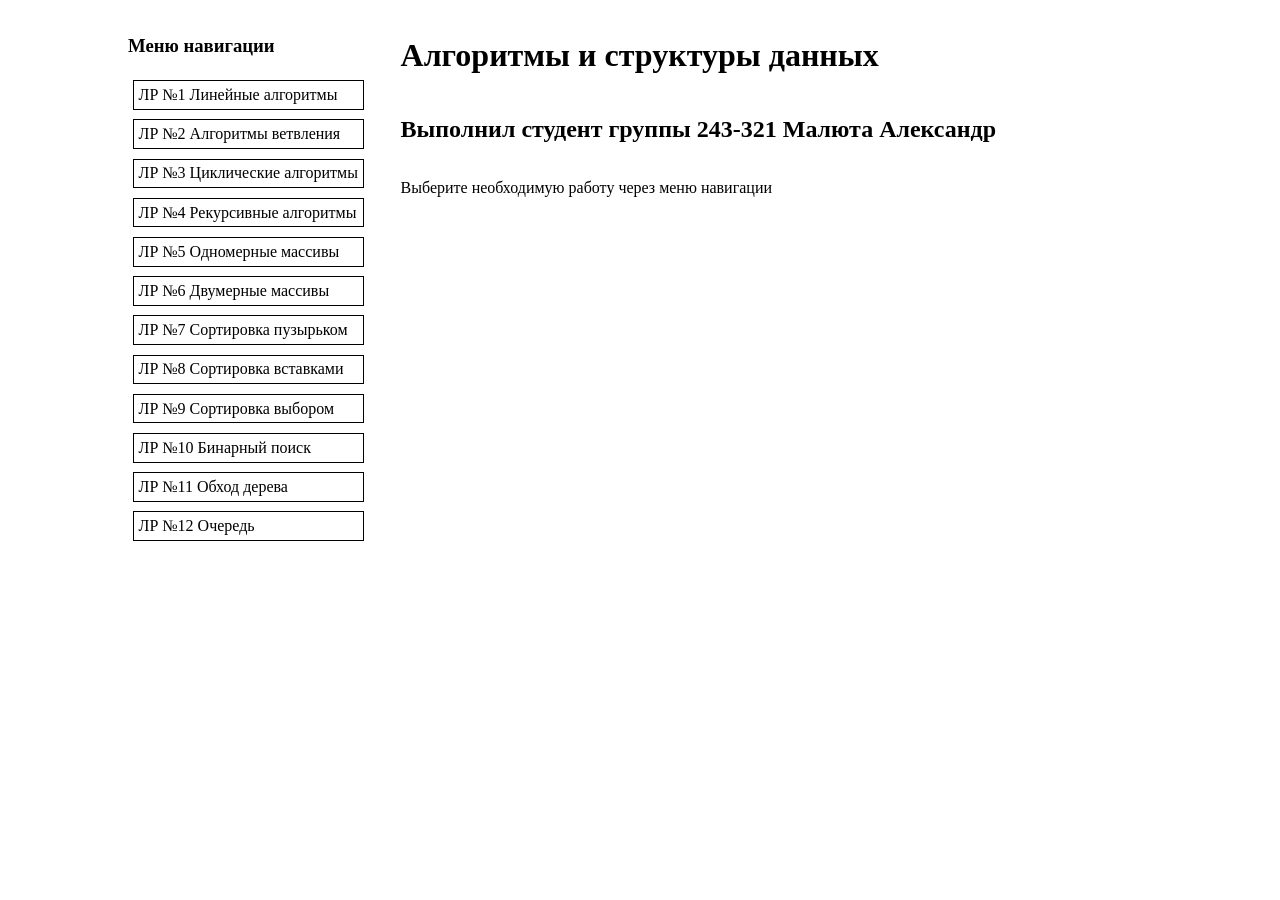
<file: index.html>
<!doctype html>
<html lang="ru">
  <head>
    <meta charset="UTF-8" />
    <meta name="viewport" content="width=device-width, initial-scale=1.0" />
    <link rel="stylesheet" href="./style.css" />
    <title>Алгоритмы и структуры данных Малюта А.И.</title>
  </head>
  <body class="page lab-page">
    <aside class="aside"><h3>Меню навигации</h3><nav class="navbar" aria-label="Лабораторные работы">
<a href="./L1.html" class="linkLab">ЛР №1 Линейные алгоритмы</a>
<a href="./L2.html" class="linkLab">ЛР №2 Алгоритмы ветвления</a>
<a href="./L3.html" class="linkLab">ЛР №3 Циклические алгоритмы</a>
<a href="./L4.html" class="linkLab">ЛР №4 Рекурсивные алгоритмы</a>
<a href="./L5.html" class="linkLab">ЛР №5 Одномерные массивы</a>
<a href="./L6.html" class="linkLab">ЛР №6 Двумерные массивы</a>
<a href="./L7.html" class="linkLab">ЛР №7 Сортировка пузырьком</a>
<a href="./L8.html" class="linkLab">ЛР №8 Сортировка вставками</a>
<a href="./L9.html" class="linkLab">ЛР №9 Сортировка выбором</a>
<a href="./L10.html" class="linkLab">ЛР №10 Бинарный поиск</a>
<a href="./L11.html" class="linkLab">ЛР №11 Обход дерева</a>
<a href="./L12.html" class="linkLab">ЛР №12 Очередь</a></nav></aside>
    <main class="main">
      <h1>Алгоритмы и структуры данных</h1>
      <h2>Выполнил студент группы 243-321 Малюта Александр</h2>
      <p>Выберите необходимую работу через меню навигации</p>
    </main>
  </body>
</html>
</file>
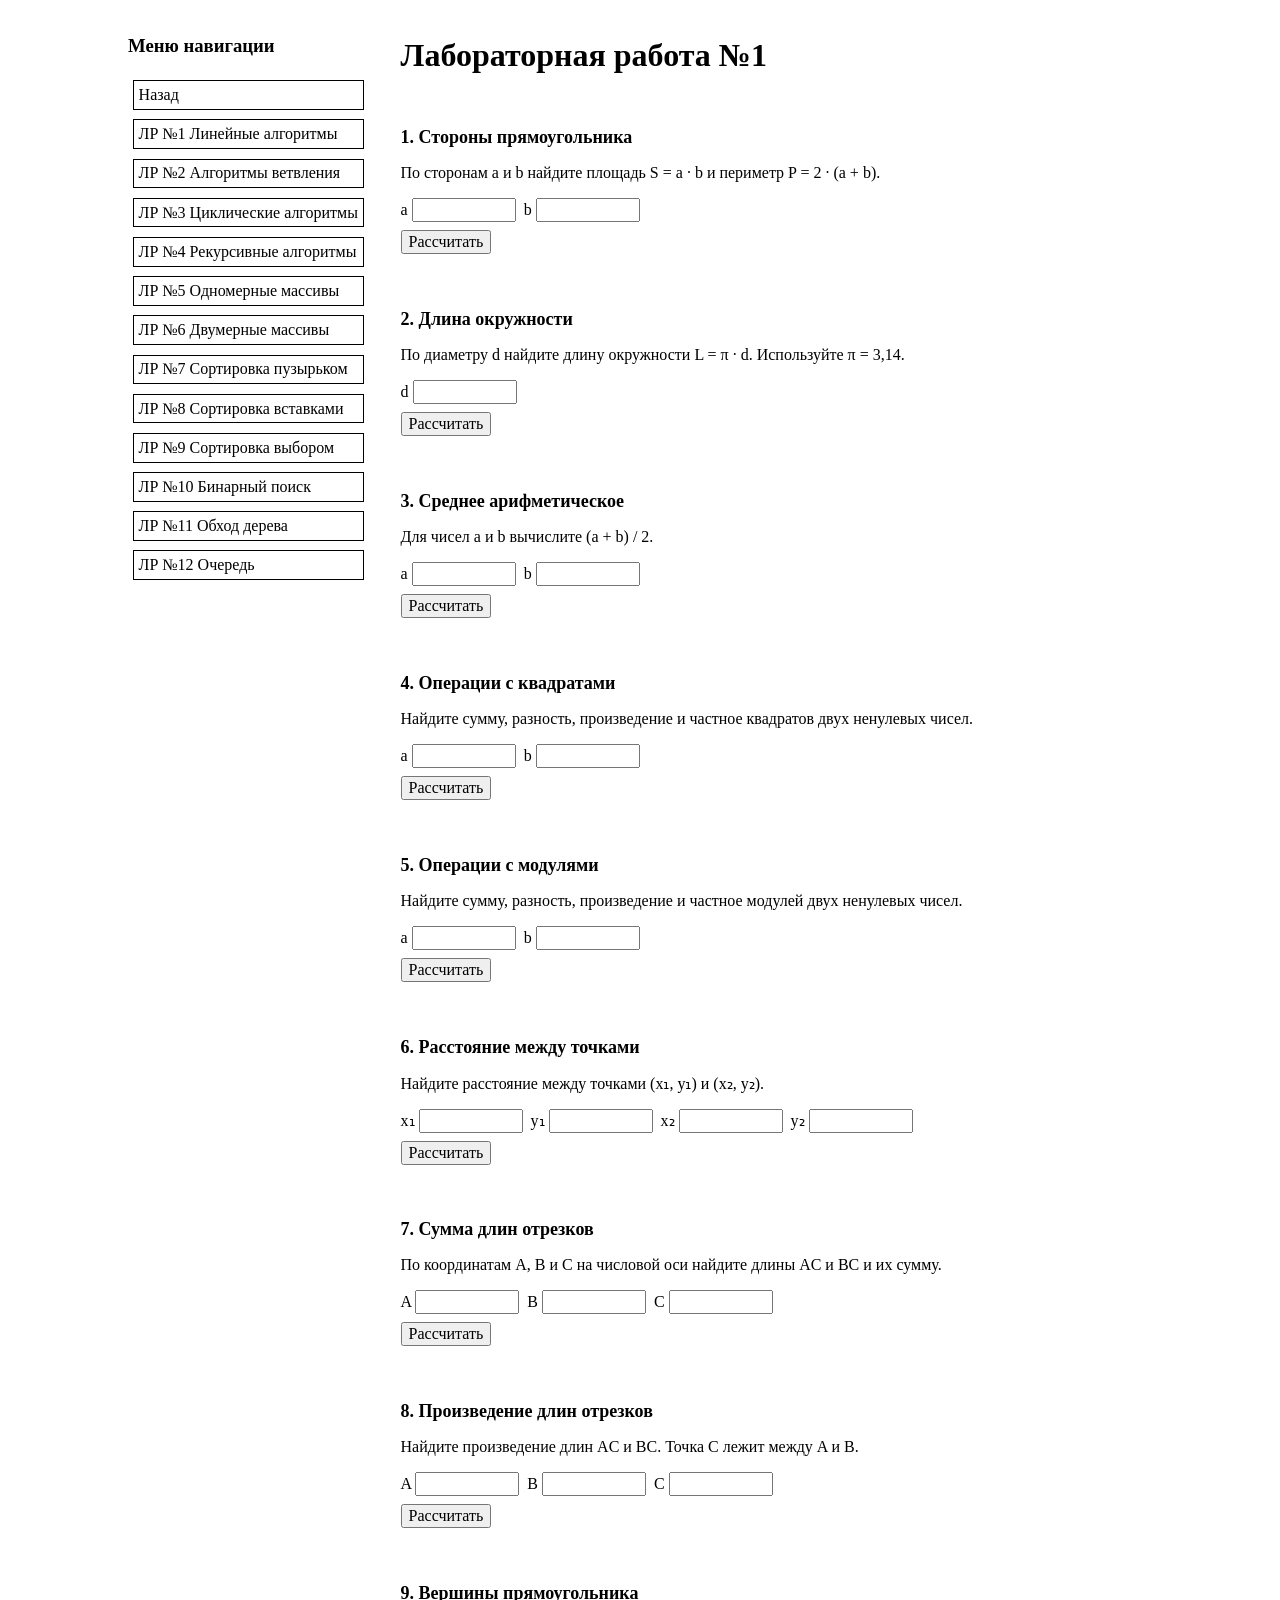
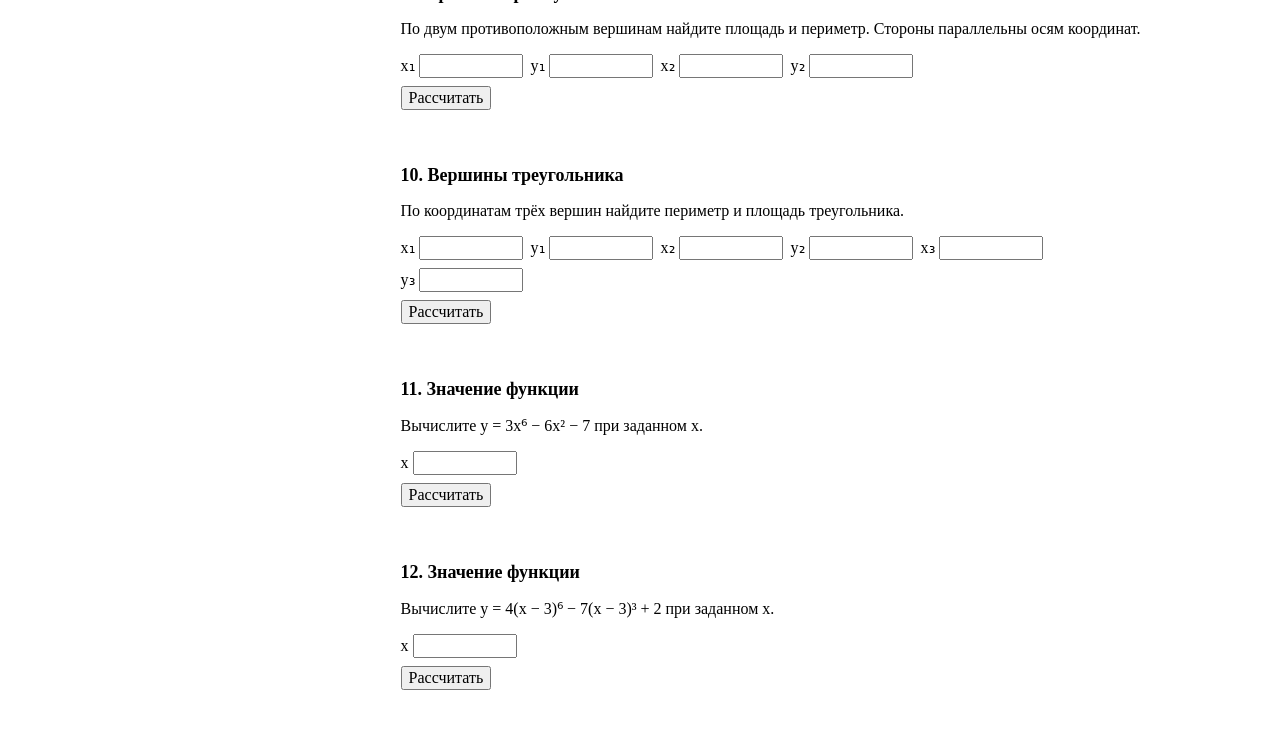
<file: L1.html>
<!doctype html>
<html lang="ru">
  <head>
    <meta charset="UTF-8" />
    <meta name="viewport" content="width=device-width, initial-scale=1.0" />
    <link rel="stylesheet" href="./style.css" />
    <title>Лабораторная работа №1</title>
  </head>
  <body class="page lab-page">
    <aside class="aside"><h3>Меню навигации</h3><nav class="navbar" aria-label="Лабораторные работы">
<a href="./index.html" class="linkLab">Назад</a>
<a href="./L1.html" class="linkLab" aria-current="page">ЛР №1 Линейные алгоритмы</a>
<a href="./L2.html" class="linkLab">ЛР №2 Алгоритмы ветвления</a>
<a href="./L3.html" class="linkLab">ЛР №3 Циклические алгоритмы</a>
<a href="./L4.html" class="linkLab">ЛР №4 Рекурсивные алгоритмы</a>
<a href="./L5.html" class="linkLab">ЛР №5 Одномерные массивы</a>
<a href="./L6.html" class="linkLab">ЛР №6 Двумерные массивы</a>
<a href="./L7.html" class="linkLab">ЛР №7 Сортировка пузырьком</a>
<a href="./L8.html" class="linkLab">ЛР №8 Сортировка вставками</a>
<a href="./L9.html" class="linkLab">ЛР №9 Сортировка выбором</a>
<a href="./L10.html" class="linkLab">ЛР №10 Бинарный поиск</a>
<a href="./L11.html" class="linkLab">ЛР №11 Обход дерева</a>
<a href="./L12.html" class="linkLab">ЛР №12 Очередь</a></nav></aside>
    <main class="main">
      <h1>Лабораторная работа №1</h1>
      <div class="lab-tasks">
        <form class="lab-task" data-task="1" aria-labelledby="task-1">
          <h2 id="task-1">1. Стороны прямоугольника</h2>
          <p>
            По сторонам a и b найдите площадь S = a · b и периметр P = 2 · (a +
            b).
          </p>
          <div class="lab-inputs">
            <label>a <input type="number" step="any" required /></label>
            <label>b <input type="number" step="any" required /></label>
          </div>
          <button type="submit">Рассчитать</button>
          <output></output>
        </form>

        <form class="lab-task" data-task="2" aria-labelledby="task-2">
          <h2 id="task-2">2. Длина окружности</h2>
          <p>
            По диаметру d найдите длину окружности L = π · d. Используйте π =
            3,14.
          </p>
          <div class="lab-inputs">
            <label>d <input type="number" step="any" required /></label>
          </div>
          <button type="submit">Рассчитать</button>
          <output></output>
        </form>

        <form class="lab-task" data-task="3" aria-labelledby="task-3">
          <h2 id="task-3">3. Среднее арифметическое</h2>
          <p>Для чисел a и b вычислите (a + b) / 2.</p>
          <div class="lab-inputs">
            <label>a <input type="number" step="any" required /></label>
            <label>b <input type="number" step="any" required /></label>
          </div>
          <button type="submit">Рассчитать</button>
          <output></output>
        </form>

        <form class="lab-task" data-task="4" aria-labelledby="task-4">
          <h2 id="task-4">4. Операции с квадратами</h2>
          <p>
            Найдите сумму, разность, произведение и частное квадратов двух
            ненулевых чисел.
          </p>
          <div class="lab-inputs">
            <label>a <input type="number" step="any" required /></label>
            <label>b <input type="number" step="any" required /></label>
          </div>
          <button type="submit">Рассчитать</button>
          <output></output>
        </form>

        <form class="lab-task" data-task="5" aria-labelledby="task-5">
          <h2 id="task-5">5. Операции с модулями</h2>
          <p>
            Найдите сумму, разность, произведение и частное модулей двух
            ненулевых чисел.
          </p>
          <div class="lab-inputs">
            <label>a <input type="number" step="any" required /></label>
            <label>b <input type="number" step="any" required /></label>
          </div>
          <button type="submit">Рассчитать</button>
          <output></output>
        </form>

        <form class="lab-task" data-task="6" aria-labelledby="task-6">
          <h2 id="task-6">6. Расстояние между точками</h2>
          <p>Найдите расстояние между точками (x₁, y₁) и (x₂, y₂).</p>
          <div class="lab-inputs">
            <label>x₁ <input type="number" step="any" required /></label>
            <label>y₁ <input type="number" step="any" required /></label>
            <label>x₂ <input type="number" step="any" required /></label>
            <label>y₂ <input type="number" step="any" required /></label>
          </div>
          <button type="submit">Рассчитать</button>
          <output></output>
        </form>

        <form class="lab-task" data-task="7" aria-labelledby="task-7">
          <h2 id="task-7">7. Сумма длин отрезков</h2>
          <p>
            По координатам A, B и C на числовой оси найдите длины AC и BC и их
            сумму.
          </p>
          <div class="lab-inputs">
            <label>A <input type="number" step="any" required /></label>
            <label>B <input type="number" step="any" required /></label>
            <label>C <input type="number" step="any" required /></label>
          </div>
          <button type="submit">Рассчитать</button>
          <output></output>
        </form>

        <form class="lab-task" data-task="8" aria-labelledby="task-8">
          <h2 id="task-8">8. Произведение длин отрезков</h2>
          <p>Найдите произведение длин AC и BC. Точка C лежит между A и B.</p>
          <div class="lab-inputs">
            <label>A <input type="number" step="any" required /></label>
            <label>B <input type="number" step="any" required /></label>
            <label>C <input type="number" step="any" required /></label>
          </div>
          <button type="submit">Рассчитать</button>
          <output></output>
        </form>

        <form class="lab-task" data-task="9" aria-labelledby="task-9">
          <h2 id="task-9">9. Вершины прямоугольника</h2>
          <p>
            По двум противоположным вершинам найдите площадь и периметр. Стороны
            параллельны осям координат.
          </p>
          <div class="lab-inputs">
            <label>x₁ <input type="number" step="any" required /></label>
            <label>y₁ <input type="number" step="any" required /></label>
            <label>x₂ <input type="number" step="any" required /></label>
            <label>y₂ <input type="number" step="any" required /></label>
          </div>
          <button type="submit">Рассчитать</button>
          <output></output>
        </form>

        <form class="lab-task" data-task="10" aria-labelledby="task-10">
          <h2 id="task-10">10. Вершины треугольника</h2>
          <p>
            По координатам трёх вершин найдите периметр и площадь треугольника.
          </p>
          <div class="lab-inputs">
            <label>x₁ <input type="number" step="any" required /></label>
            <label>y₁ <input type="number" step="any" required /></label>
            <label>x₂ <input type="number" step="any" required /></label>
            <label>y₂ <input type="number" step="any" required /></label>
            <label>x₃ <input type="number" step="any" required /></label>
            <label>y₃ <input type="number" step="any" required /></label>
          </div>
          <button type="submit">Рассчитать</button>
          <output></output>
        </form>

        <form class="lab-task" data-task="11" aria-labelledby="task-11">
          <h2 id="task-11">11. Значение функции</h2>
          <p>Вычислите y = 3x⁶ − 6x² − 7 при заданном x.</p>
          <div class="lab-inputs">
            <label>x <input type="number" step="any" required /></label>
          </div>
          <button type="submit">Рассчитать</button>
          <output></output>
        </form>

        <form class="lab-task" data-task="12" aria-labelledby="task-12">
          <h2 id="task-12">12. Значение функции</h2>
          <p>Вычислите y = 4(x − 3)⁶ − 7(x − 3)³ + 2 при заданном x.</p>
          <div class="lab-inputs">
            <label>x <input type="number" step="any" required /></label>
          </div>
          <button type="submit">Рассчитать</button>
          <output></output>
        </form>
      </div>
    </main>
    <script src="./L1.js"></script>
  </body>
</html>
</file>
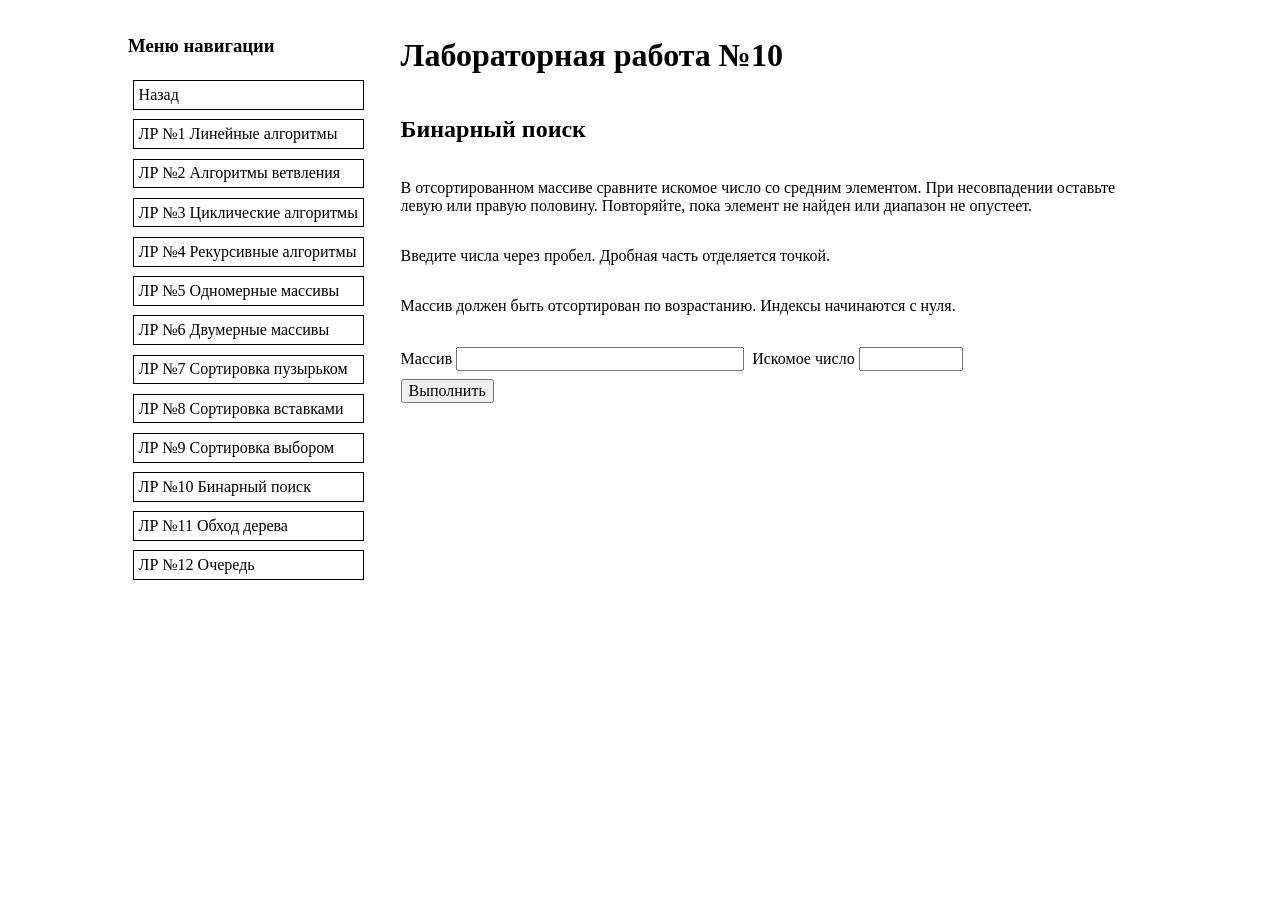
<file: L10.html>
<!doctype html>
<html lang="ru">
<head>
  <meta charset="UTF-8" />
  <meta name="viewport" content="width=device-width, initial-scale=1.0" />
  <link rel="stylesheet" href="./style.css" />
  <title>Лабораторная работа №10</title>
</head>
<body class="page lab-page">
<aside class="aside"><h3>Меню навигации</h3><nav class="navbar" aria-label="Лабораторные работы">
<a href="./index.html" class="linkLab">Назад</a>
<a href="./L1.html" class="linkLab">ЛР №1 Линейные алгоритмы</a>
<a href="./L2.html" class="linkLab">ЛР №2 Алгоритмы ветвления</a>
<a href="./L3.html" class="linkLab">ЛР №3 Циклические алгоритмы</a>
<a href="./L4.html" class="linkLab">ЛР №4 Рекурсивные алгоритмы</a>
<a href="./L5.html" class="linkLab">ЛР №5 Одномерные массивы</a>
<a href="./L6.html" class="linkLab">ЛР №6 Двумерные массивы</a>
<a href="./L7.html" class="linkLab">ЛР №7 Сортировка пузырьком</a>
<a href="./L8.html" class="linkLab">ЛР №8 Сортировка вставками</a>
<a href="./L9.html" class="linkLab">ЛР №9 Сортировка выбором</a>
<a href="./L10.html" class="linkLab" aria-current="page">ЛР №10 Бинарный поиск</a>
<a href="./L11.html" class="linkLab">ЛР №11 Обход дерева</a>
<a href="./L12.html" class="linkLab">ЛР №12 Очередь</a></nav></aside>
<main class="main">
<h1>Лабораторная работа №10</h1>
<h2>Бинарный поиск</h2><p>В отсортированном массиве сравните искомое число со средним элементом. При несовпадении оставьте левую или правую половину. Повторяйте, пока элемент не найден или диапазон не опустеет.</p><p>Введите числа через пробел. Дробная часть отделяется точкой.</p><p>Массив должен быть отсортирован по возрастанию. Индексы начинаются с нуля.</p><form id="algorithm" class="lab-task"><div class="lab-inputs"><label>Массив <input type="text"  required /></label><label>Искомое число <input type="number" step="any" required /></label></div><button>Выполнить</button></form><p id="result" role="status"></p><div id="steps" aria-label="Шаги алгоритма"></div>
</main>
<script src="./L10.js"></script>
</body>
</html>
</file>
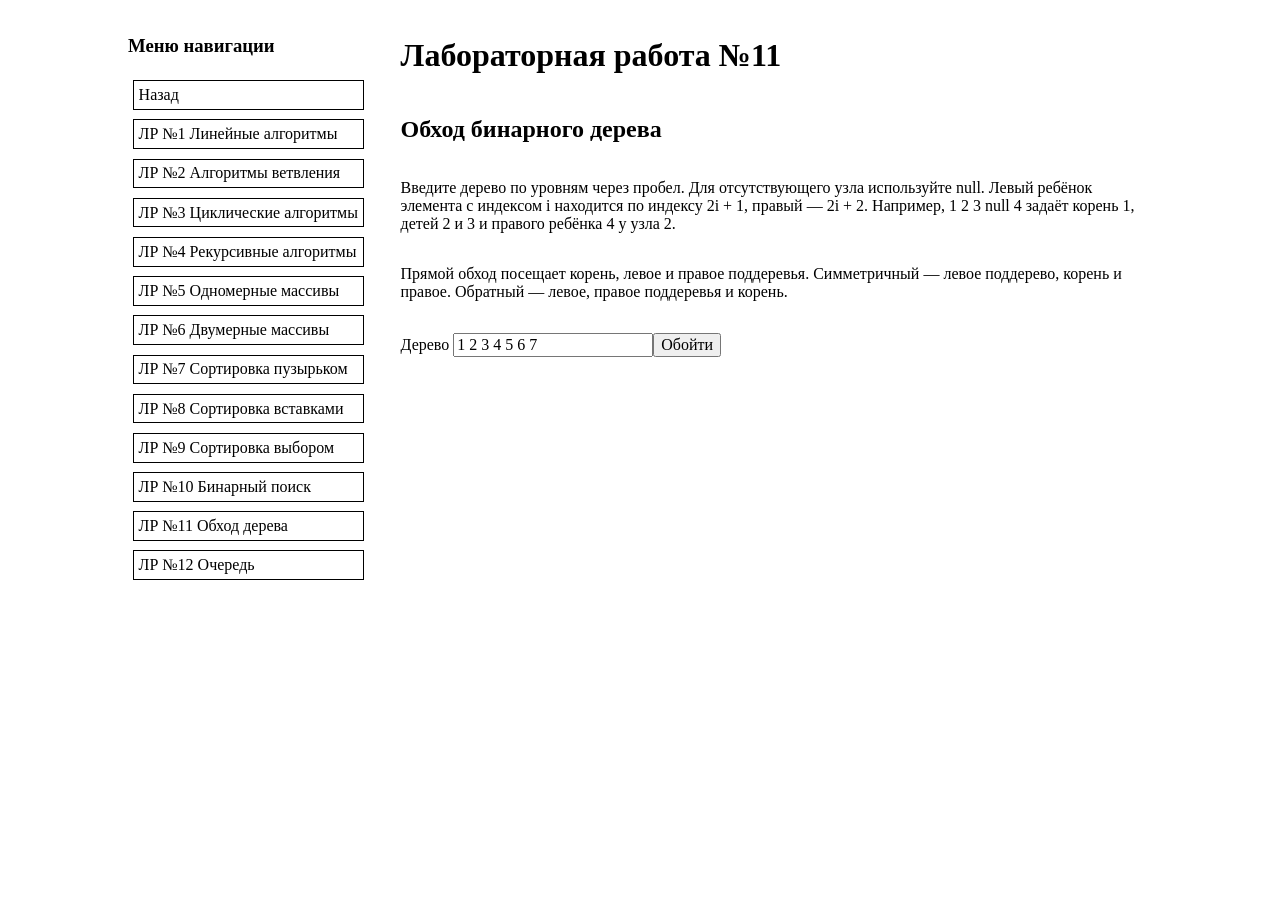
<file: L11.html>
<!doctype html>
<html lang="ru">
<head>
  <meta charset="UTF-8" />
  <meta name="viewport" content="width=device-width, initial-scale=1.0" />
  <link rel="stylesheet" href="./style.css" />
  <title>Лабораторная работа №11</title>
</head>
<body class="page lab-page">
<aside class="aside"><h3>Меню навигации</h3><nav class="navbar" aria-label="Лабораторные работы">
<a href="./index.html" class="linkLab">Назад</a>
<a href="./L1.html" class="linkLab">ЛР №1 Линейные алгоритмы</a>
<a href="./L2.html" class="linkLab">ЛР №2 Алгоритмы ветвления</a>
<a href="./L3.html" class="linkLab">ЛР №3 Циклические алгоритмы</a>
<a href="./L4.html" class="linkLab">ЛР №4 Рекурсивные алгоритмы</a>
<a href="./L5.html" class="linkLab">ЛР №5 Одномерные массивы</a>
<a href="./L6.html" class="linkLab">ЛР №6 Двумерные массивы</a>
<a href="./L7.html" class="linkLab">ЛР №7 Сортировка пузырьком</a>
<a href="./L8.html" class="linkLab">ЛР №8 Сортировка вставками</a>
<a href="./L9.html" class="linkLab">ЛР №9 Сортировка выбором</a>
<a href="./L10.html" class="linkLab">ЛР №10 Бинарный поиск</a>
<a href="./L11.html" class="linkLab" aria-current="page">ЛР №11 Обход дерева</a>
<a href="./L12.html" class="linkLab">ЛР №12 Очередь</a></nav></aside>
<main class="main">
<h1>Лабораторная работа №11</h1>
<h2>Обход бинарного дерева</h2>
<p>Введите дерево по уровням через пробел. Для отсутствующего узла используйте null.
Левый ребёнок элемента с индексом i находится по индексу 2i + 1, правый — 2i + 2.
Например, 1 2 3 null 4 задаёт корень 1, детей 2 и 3 и правого ребёнка 4 у узла 2.</p>
<p>Прямой обход посещает корень, левое и правое поддеревья. Симметричный — левое поддерево, корень и правое. Обратный — левое, правое поддеревья и корень.</p>
<form id="tree-form" class="lab-task"><label>Дерево <input required value="1 2 3 4 5 6 7" /></label><button>Обойти</button></form>
<pre id="tree-view" aria-label="Структура дерева"></pre><output id="result"></output>
</main>
<script src="./L11.js"></script>
</body>
</html>
</file>
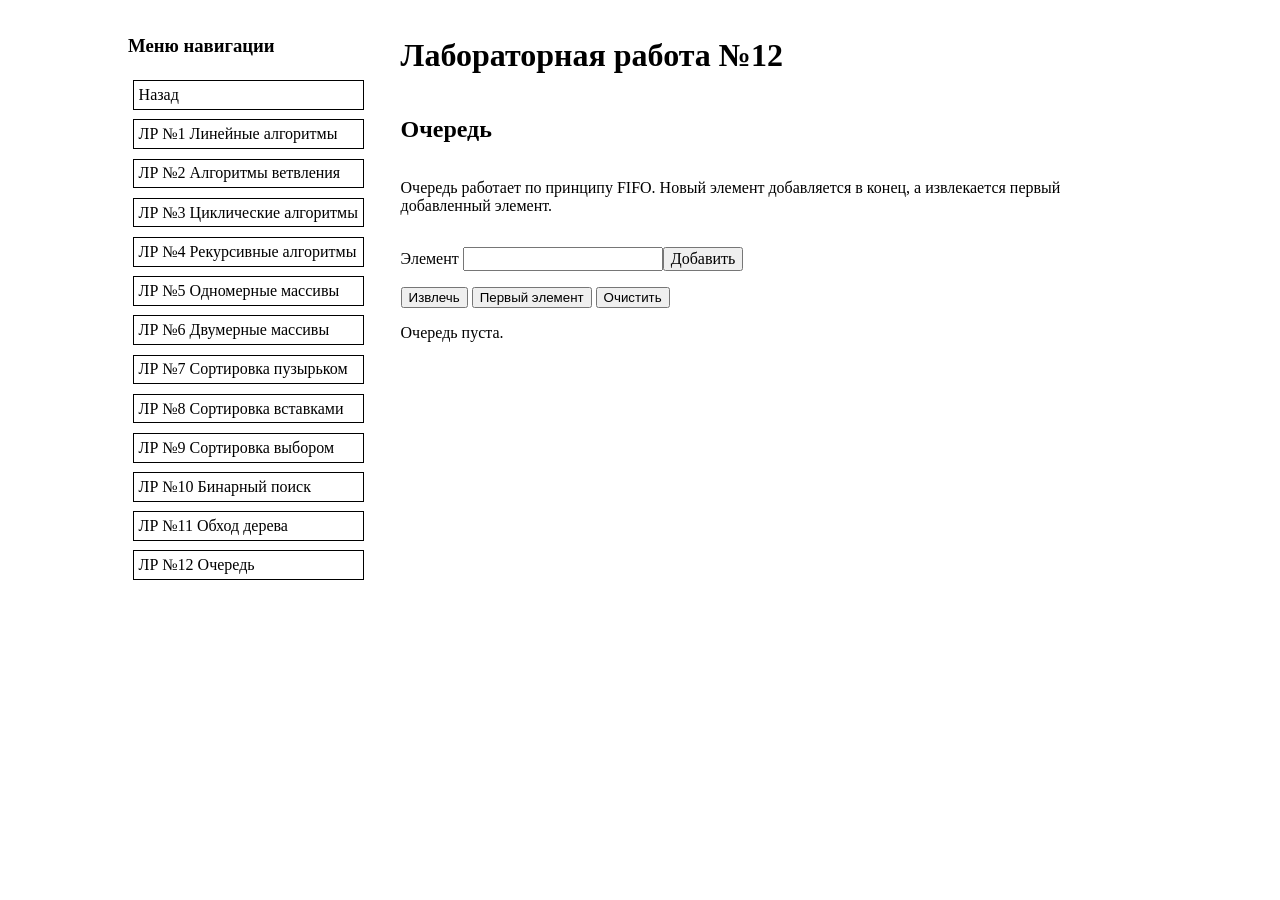
<file: L12.html>
<!doctype html>
<html lang="ru">
<head>
  <meta charset="UTF-8" />
  <meta name="viewport" content="width=device-width, initial-scale=1.0" />
  <link rel="stylesheet" href="./style.css" />
  <title>Лабораторная работа №12</title>
</head>
<body class="page lab-page">
<aside class="aside"><h3>Меню навигации</h3><nav class="navbar" aria-label="Лабораторные работы">
<a href="./index.html" class="linkLab">Назад</a>
<a href="./L1.html" class="linkLab">ЛР №1 Линейные алгоритмы</a>
<a href="./L2.html" class="linkLab">ЛР №2 Алгоритмы ветвления</a>
<a href="./L3.html" class="linkLab">ЛР №3 Циклические алгоритмы</a>
<a href="./L4.html" class="linkLab">ЛР №4 Рекурсивные алгоритмы</a>
<a href="./L5.html" class="linkLab">ЛР №5 Одномерные массивы</a>
<a href="./L6.html" class="linkLab">ЛР №6 Двумерные массивы</a>
<a href="./L7.html" class="linkLab">ЛР №7 Сортировка пузырьком</a>
<a href="./L8.html" class="linkLab">ЛР №8 Сортировка вставками</a>
<a href="./L9.html" class="linkLab">ЛР №9 Сортировка выбором</a>
<a href="./L10.html" class="linkLab">ЛР №10 Бинарный поиск</a>
<a href="./L11.html" class="linkLab">ЛР №11 Обход дерева</a>
<a href="./L12.html" class="linkLab" aria-current="page">ЛР №12 Очередь</a></nav></aside>
<main class="main">
<h1>Лабораторная работа №12</h1>
<h2>Очередь</h2><p>Очередь работает по принципу FIFO. Новый элемент добавляется в конец, а извлекается первый добавленный элемент.</p>
<form id="queue-form" class="lab-task"><label>Элемент <input required /></label><button>Добавить</button></form>
<div class="queue-actions"><button id="dequeue">Извлечь</button> <button id="peek">Первый элемент</button> <button id="clear">Очистить</button></div>
<p id="queue-view" aria-label="Содержимое очереди">Очередь пуста.</p><output id="result" aria-live="polite"></output>
</main>
<script src="./L12.js"></script>
</body>
</html>
</file>
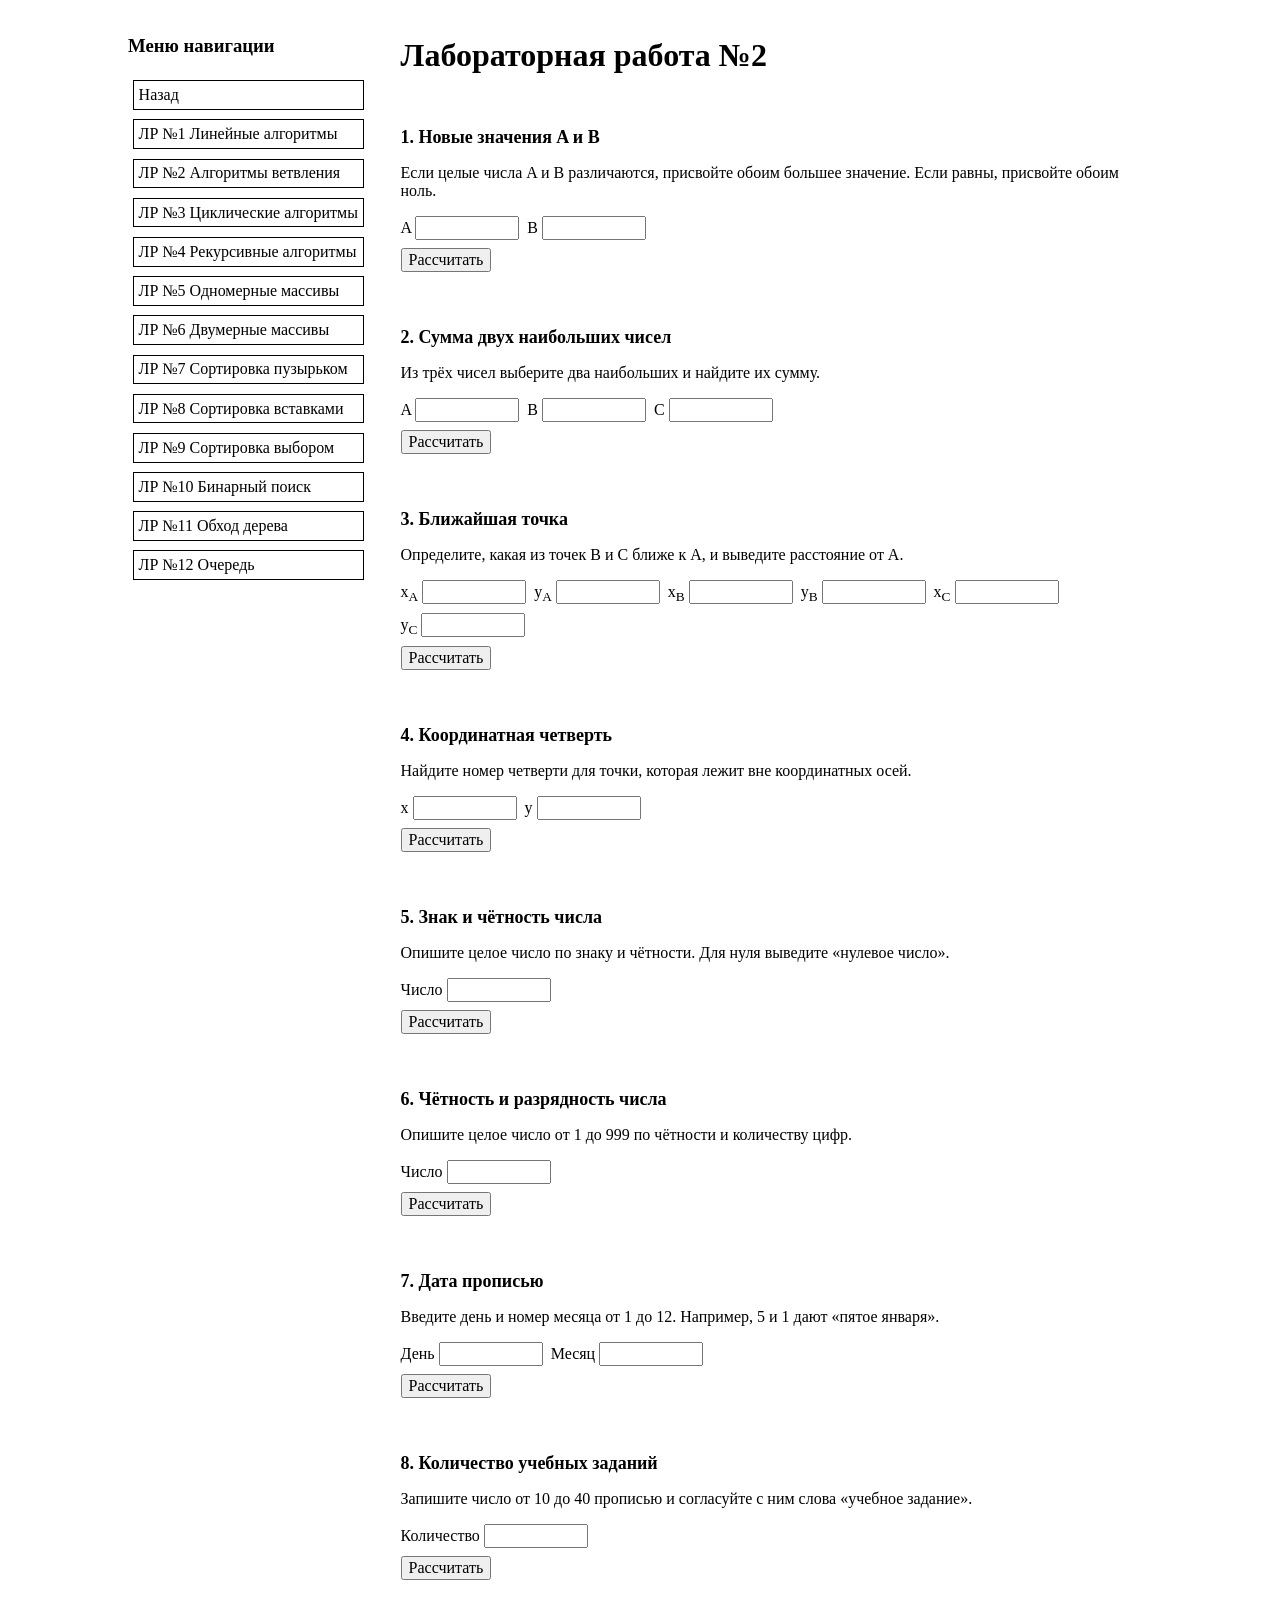
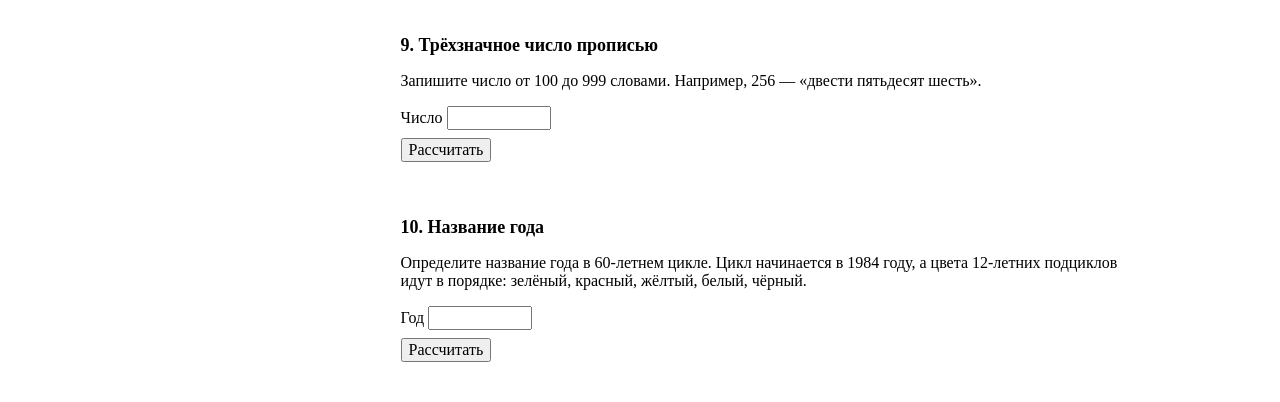
<file: L2.html>
<!doctype html>
<html lang="ru">
  <head>
    <meta charset="UTF-8" />
    <meta name="viewport" content="width=device-width, initial-scale=1.0" />
    <link rel="stylesheet" href="./style.css" />
    <title>Лабораторная работа №2</title>
  </head>
  <body class="page lab-page">
    <aside class="aside"><h3>Меню навигации</h3><nav class="navbar" aria-label="Лабораторные работы">
<a href="./index.html" class="linkLab">Назад</a>
<a href="./L1.html" class="linkLab">ЛР №1 Линейные алгоритмы</a>
<a href="./L2.html" class="linkLab" aria-current="page">ЛР №2 Алгоритмы ветвления</a>
<a href="./L3.html" class="linkLab">ЛР №3 Циклические алгоритмы</a>
<a href="./L4.html" class="linkLab">ЛР №4 Рекурсивные алгоритмы</a>
<a href="./L5.html" class="linkLab">ЛР №5 Одномерные массивы</a>
<a href="./L6.html" class="linkLab">ЛР №6 Двумерные массивы</a>
<a href="./L7.html" class="linkLab">ЛР №7 Сортировка пузырьком</a>
<a href="./L8.html" class="linkLab">ЛР №8 Сортировка вставками</a>
<a href="./L9.html" class="linkLab">ЛР №9 Сортировка выбором</a>
<a href="./L10.html" class="linkLab">ЛР №10 Бинарный поиск</a>
<a href="./L11.html" class="linkLab">ЛР №11 Обход дерева</a>
<a href="./L12.html" class="linkLab">ЛР №12 Очередь</a></nav></aside>
    <main class="main">
      <h1>Лабораторная работа №2</h1>
      <div class="lab-tasks">
        <form class="lab-task" data-task="1" aria-labelledby="task-1">
          <h2 id="task-1">1. Новые значения A и B</h2>
          <p>
            Если целые числа A и B различаются, присвойте обоим большее
            значение. Если равны, присвойте обоим ноль.
          </p>
          <div class="lab-inputs">
            <label>A <input type="number" step="1" required /></label>
            <label>B <input type="number" step="1" required /></label>
          </div>
          <button type="submit">Рассчитать</button>
          <output></output>
        </form>

        <form class="lab-task" data-task="2" aria-labelledby="task-2">
          <h2 id="task-2">2. Сумма двух наибольших чисел</h2>
          <p>Из трёх чисел выберите два наибольших и найдите их сумму.</p>
          <div class="lab-inputs">
            <label>A <input type="number" step="any" required /></label>
            <label>B <input type="number" step="any" required /></label>
            <label>C <input type="number" step="any" required /></label>
          </div>
          <button type="submit">Рассчитать</button>
          <output></output>
        </form>

        <form class="lab-task" data-task="3" aria-labelledby="task-3">
          <h2 id="task-3">3. Ближайшая точка</h2>
          <p>
            Определите, какая из точек B и C ближе к A, и выведите расстояние от
            A.
          </p>
          <div class="lab-inputs">
            <label
              >x<sub>A</sub> <input type="number" step="any" required
            /></label>
            <label
              >y<sub>A</sub> <input type="number" step="any" required
            /></label>
            <label
              >x<sub>B</sub> <input type="number" step="any" required
            /></label>
            <label
              >y<sub>B</sub> <input type="number" step="any" required
            /></label>
            <label
              >x<sub>C</sub> <input type="number" step="any" required
            /></label>
            <label
              >y<sub>C</sub> <input type="number" step="any" required
            /></label>
          </div>
          <button type="submit">Рассчитать</button>
          <output></output>
        </form>

        <form class="lab-task" data-task="4" aria-labelledby="task-4">
          <h2 id="task-4">4. Координатная четверть</h2>
          <p>
            Найдите номер четверти для точки, которая лежит вне координатных
            осей.
          </p>
          <div class="lab-inputs">
            <label>x <input type="number" step="any" required /></label>
            <label>y <input type="number" step="any" required /></label>
          </div>
          <button type="submit">Рассчитать</button>
          <output></output>
        </form>

        <form class="lab-task" data-task="5" aria-labelledby="task-5">
          <h2 id="task-5">5. Знак и чётность числа</h2>
          <p>
            Опишите целое число по знаку и чётности. Для нуля выведите «нулевое
            число».
          </p>
          <div class="lab-inputs">
            <label>Число <input type="number" step="1" required /></label>
          </div>
          <button type="submit">Рассчитать</button>
          <output></output>
        </form>

        <form class="lab-task" data-task="6" aria-labelledby="task-6">
          <h2 id="task-6">6. Чётность и разрядность числа</h2>
          <p>Опишите целое число от 1 до 999 по чётности и количеству цифр.</p>
          <div class="lab-inputs">
            <label
              >Число <input type="number" min="1" max="999" step="1" required
            /></label>
          </div>
          <button type="submit">Рассчитать</button>
          <output></output>
        </form>

        <form class="lab-task" data-task="7" aria-labelledby="task-7">
          <h2 id="task-7">7. Дата прописью</h2>
          <p>
            Введите день и номер месяца от 1 до 12. Например, 5 и 1 дают «пятое
            января».
          </p>
          <div class="lab-inputs">
            <label
              >День <input type="number" min="1" max="31" step="1" required
            /></label>
            <label
              >Месяц <input type="number" min="1" max="12" step="1" required
            /></label>
          </div>
          <button type="submit">Рассчитать</button>
          <output></output>
        </form>

        <form class="lab-task" data-task="8" aria-labelledby="task-8">
          <h2 id="task-8">8. Количество учебных заданий</h2>
          <p>
            Запишите число от 10 до 40 прописью и согласуйте с ним слова
            «учебное задание».
          </p>
          <div class="lab-inputs">
            <label
              >Количество
              <input type="number" min="10" max="40" step="1" required
            /></label>
          </div>
          <button type="submit">Рассчитать</button>
          <output></output>
        </form>

        <form class="lab-task" data-task="9" aria-labelledby="task-9">
          <h2 id="task-9">9. Трёхзначное число прописью</h2>
          <p>
            Запишите число от 100 до 999 словами. Например, 256 — «двести
            пятьдесят шесть».
          </p>
          <div class="lab-inputs">
            <label
              >Число <input type="number" min="100" max="999" step="1" required
            /></label>
          </div>
          <button type="submit">Рассчитать</button>
          <output></output>
        </form>

        <form class="lab-task" data-task="10" aria-labelledby="task-10">
          <h2 id="task-10">10. Название года</h2>
          <p>
            Определите название года в 60-летнем цикле. Цикл начинается в 1984
            году, а цвета 12-летних подциклов идут в порядке: зелёный, красный,
            жёлтый, белый, чёрный.
          </p>
          <div class="lab-inputs">
            <label>Год <input type="number" min="1" step="1" required /></label>
          </div>
          <button type="submit">Рассчитать</button>
          <output></output>
        </form>
      </div>
    </main>
    <script src="./L2.js"></script>
  </body>
</html>
</file>
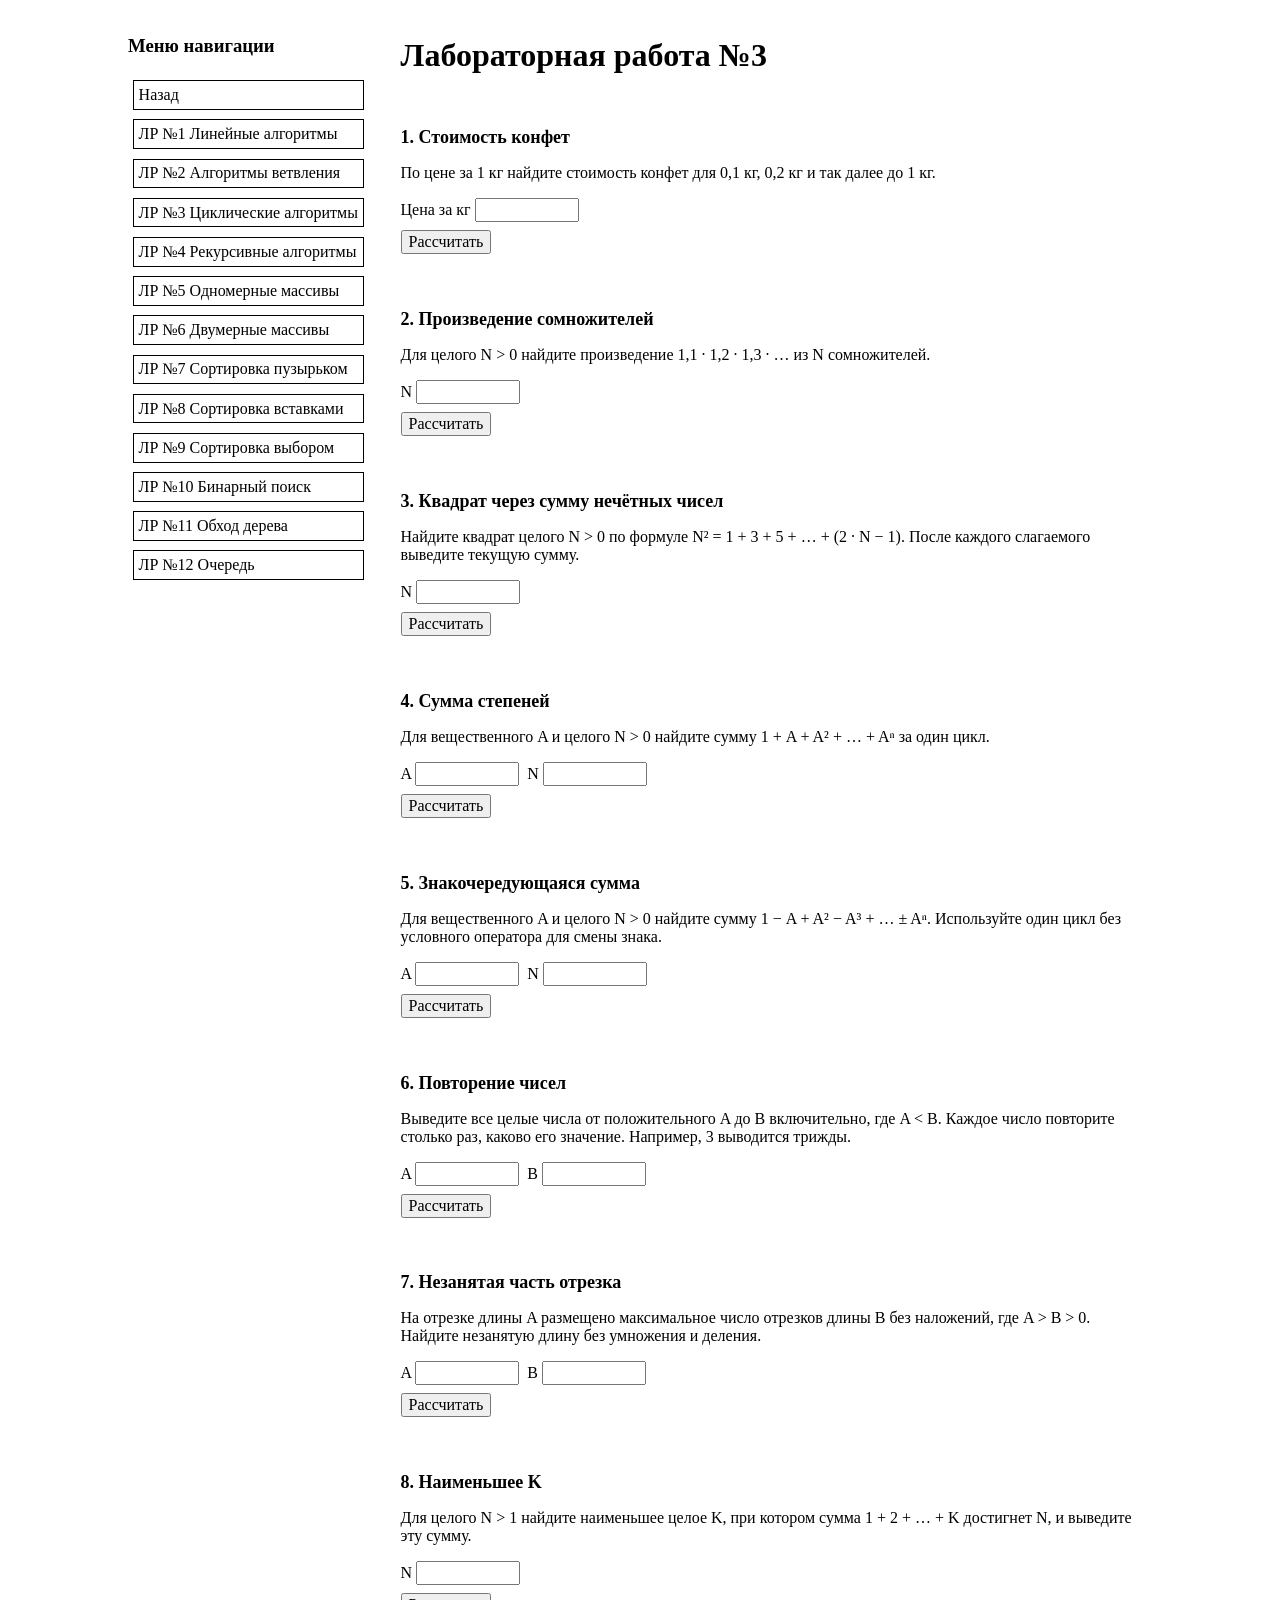
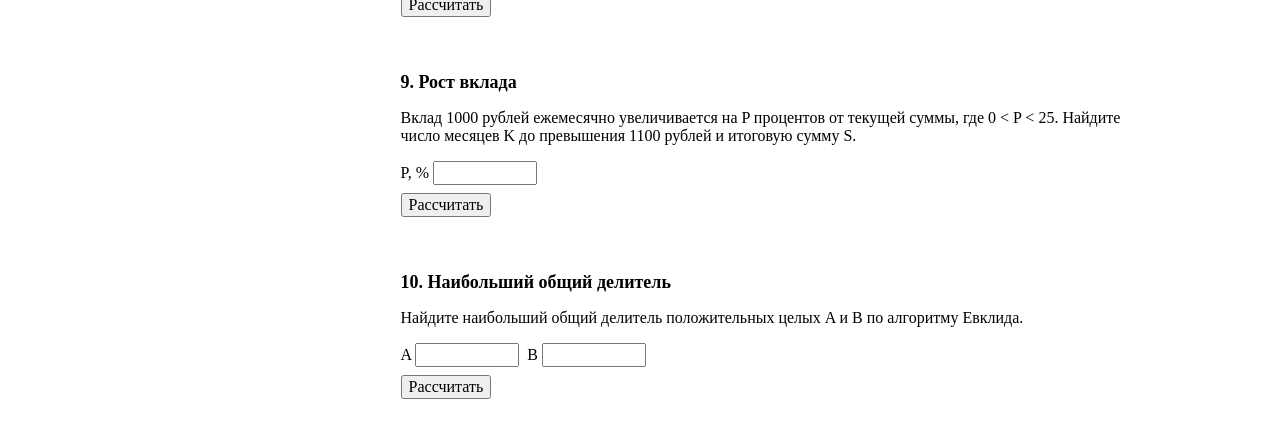
<file: L3.html>
<!doctype html>
<html lang="ru">
  <head>
    <meta charset="UTF-8" />
    <meta name="viewport" content="width=device-width, initial-scale=1.0" />
    <link rel="stylesheet" href="./style.css" />
    <title>Лабораторная работа №3</title>
  </head>
  <body class="page lab-page">
    <aside class="aside"><h3>Меню навигации</h3><nav class="navbar" aria-label="Лабораторные работы">
<a href="./index.html" class="linkLab">Назад</a>
<a href="./L1.html" class="linkLab">ЛР №1 Линейные алгоритмы</a>
<a href="./L2.html" class="linkLab">ЛР №2 Алгоритмы ветвления</a>
<a href="./L3.html" class="linkLab" aria-current="page">ЛР №3 Циклические алгоритмы</a>
<a href="./L4.html" class="linkLab">ЛР №4 Рекурсивные алгоритмы</a>
<a href="./L5.html" class="linkLab">ЛР №5 Одномерные массивы</a>
<a href="./L6.html" class="linkLab">ЛР №6 Двумерные массивы</a>
<a href="./L7.html" class="linkLab">ЛР №7 Сортировка пузырьком</a>
<a href="./L8.html" class="linkLab">ЛР №8 Сортировка вставками</a>
<a href="./L9.html" class="linkLab">ЛР №9 Сортировка выбором</a>
<a href="./L10.html" class="linkLab">ЛР №10 Бинарный поиск</a>
<a href="./L11.html" class="linkLab">ЛР №11 Обход дерева</a>
<a href="./L12.html" class="linkLab">ЛР №12 Очередь</a></nav></aside>
    <main class="main">
      <h1>Лабораторная работа №3</h1>
      <div class="lab-tasks">
        <form class="lab-task" data-task="1" aria-labelledby="task-1">
          <h2 id="task-1">1. Стоимость конфет</h2>
          <p>
            По цене за 1 кг найдите стоимость конфет для 0,1 кг, 0,2 кг и так
            далее до 1 кг.
          </p>
          <div class="lab-inputs">
            <label
              >Цена за кг <input type="number" min="0" step="any" required
            /></label>
          </div>
          <button type="submit">Рассчитать</button>
          <output></output>
        </form>

        <form class="lab-task" data-task="2" aria-labelledby="task-2">
          <h2 id="task-2">2. Произведение сомножителей</h2>
          <p>
            Для целого N &gt; 0 найдите произведение 1,1 · 1,2 · 1,3 · … из N
            сомножителей.
          </p>
          <div class="lab-inputs">
            <label>N <input type="number" min="1" step="1" required /></label>
          </div>
          <button type="submit">Рассчитать</button>
          <output></output>
        </form>

        <form class="lab-task" data-task="3" aria-labelledby="task-3">
          <h2 id="task-3">3. Квадрат через сумму нечётных чисел</h2>
          <p>
            Найдите квадрат целого N &gt; 0 по формуле N² = 1 + 3 + 5 + … + (2 ·
            N − 1). После каждого слагаемого выведите текущую сумму.
          </p>
          <div class="lab-inputs">
            <label>N <input type="number" min="1" step="1" required /></label>
          </div>
          <button type="submit">Рассчитать</button>
          <output></output>
        </form>

        <form class="lab-task" data-task="4" aria-labelledby="task-4">
          <h2 id="task-4">4. Сумма степеней</h2>
          <p>
            Для вещественного A и целого N &gt; 0 найдите сумму 1 + A + A² + … +
            Aⁿ за один цикл.
          </p>
          <div class="lab-inputs">
            <label>A <input type="number" step="any" required /></label>
            <label>N <input type="number" min="1" step="1" required /></label>
          </div>
          <button type="submit">Рассчитать</button>
          <output></output>
        </form>

        <form class="lab-task" data-task="5" aria-labelledby="task-5">
          <h2 id="task-5">5. Знакочередующаяся сумма</h2>
          <p>
            Для вещественного A и целого N &gt; 0 найдите сумму 1 − A + A² − A³
            + … ± Aⁿ. Используйте один цикл без условного оператора для смены
            знака.
          </p>
          <div class="lab-inputs">
            <label>A <input type="number" step="any" required /></label>
            <label>N <input type="number" min="1" step="1" required /></label>
          </div>
          <button type="submit">Рассчитать</button>
          <output></output>
        </form>

        <form class="lab-task" data-task="6" aria-labelledby="task-6">
          <h2 id="task-6">6. Повторение чисел</h2>
          <p>
            Выведите все целые числа от положительного A до B включительно, где
            A &lt; B. Каждое число повторите столько раз, каково его значение.
            Например, 3 выводится трижды.
          </p>
          <div class="lab-inputs">
            <label>A <input type="number" min="1" step="1" required /></label>
            <label>B <input type="number" min="1" step="1" required /></label>
          </div>
          <button type="submit">Рассчитать</button>
          <output></output>
        </form>

        <form class="lab-task" data-task="7" aria-labelledby="task-7">
          <h2 id="task-7">7. Незанятая часть отрезка</h2>
          <p>
            На отрезке длины A размещено максимальное число отрезков длины B без
            наложений, где A &gt; B &gt; 0. Найдите незанятую длину без
            умножения и деления.
          </p>
          <div class="lab-inputs">
            <label>A <input type="number" min="0" step="any" required /></label>
            <label>B <input type="number" min="0" step="any" required /></label>
          </div>
          <button type="submit">Рассчитать</button>
          <output></output>
        </form>

        <form class="lab-task" data-task="8" aria-labelledby="task-8">
          <h2 id="task-8">8. Наименьшее K</h2>
          <p>
            Для целого N &gt; 1 найдите наименьшее целое K, при котором сумма 1
            + 2 + … + K достигнет N, и выведите эту сумму.
          </p>
          <div class="lab-inputs">
            <label>N <input type="number" min="2" step="1" required /></label>
          </div>
          <button type="submit">Рассчитать</button>
          <output></output>
        </form>

        <form class="lab-task" data-task="9" aria-labelledby="task-9">
          <h2 id="task-9">9. Рост вклада</h2>
          <p>
            Вклад 1000 рублей ежемесячно увеличивается на P процентов от текущей
            суммы, где 0 &lt; P &lt; 25. Найдите число месяцев K до превышения
            1100 рублей и итоговую сумму S.
          </p>
          <div class="lab-inputs">
            <label
              >P, % <input type="number" min="0" max="25" step="any" required
            /></label>
          </div>
          <button type="submit">Рассчитать</button>
          <output></output>
        </form>

        <form class="lab-task" data-task="10" aria-labelledby="task-10">
          <h2 id="task-10">10. Наибольший общий делитель</h2>
          <p>
            Найдите наибольший общий делитель положительных целых A и B по
            алгоритму Евклида.
          </p>
          <div class="lab-inputs">
            <label>A <input type="number" min="1" step="1" required /></label>
            <label>B <input type="number" min="1" step="1" required /></label>
          </div>
          <button type="submit">Рассчитать</button>
          <output></output>
        </form>
      </div>
    </main>
    <script src="./L3.js"></script>
  </body>
</html>
</file>
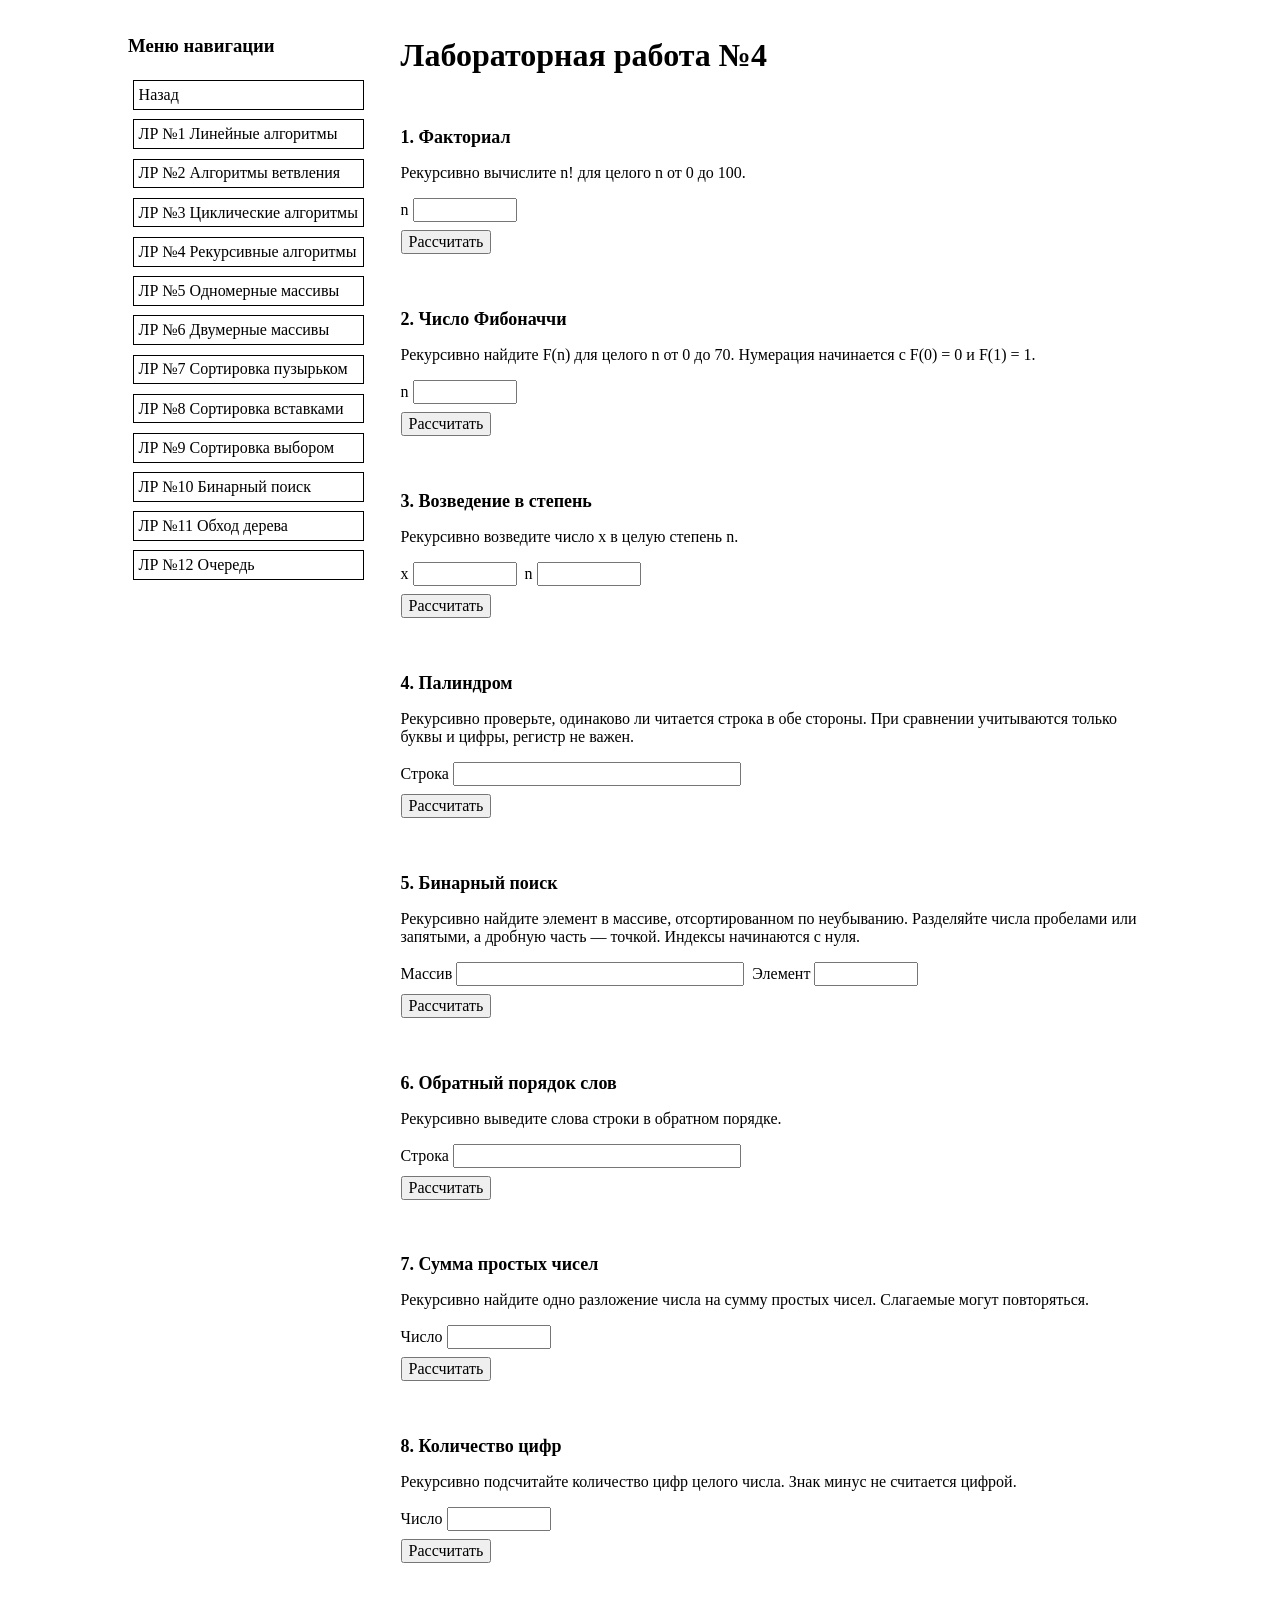
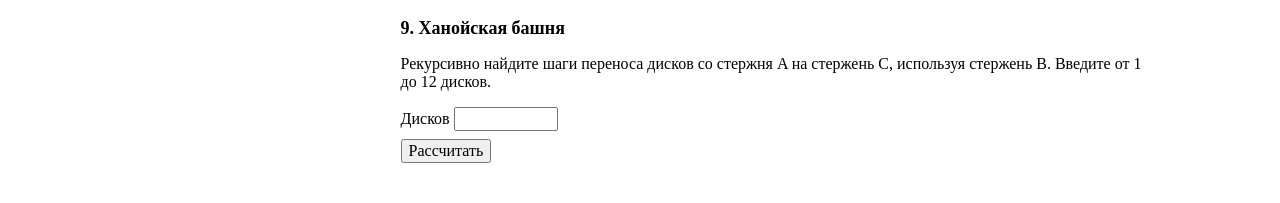
<file: L4.html>
<!doctype html>
<html lang="ru">
  <head>
    <meta charset="UTF-8" />
    <meta name="viewport" content="width=device-width, initial-scale=1.0" />
    <link rel="stylesheet" href="./style.css" />
    <title>Лабораторная работа №4</title>
  </head>
  <body class="page lab-page">
    <aside class="aside"><h3>Меню навигации</h3><nav class="navbar" aria-label="Лабораторные работы">
<a href="./index.html" class="linkLab">Назад</a>
<a href="./L1.html" class="linkLab">ЛР №1 Линейные алгоритмы</a>
<a href="./L2.html" class="linkLab">ЛР №2 Алгоритмы ветвления</a>
<a href="./L3.html" class="linkLab">ЛР №3 Циклические алгоритмы</a>
<a href="./L4.html" class="linkLab" aria-current="page">ЛР №4 Рекурсивные алгоритмы</a>
<a href="./L5.html" class="linkLab">ЛР №5 Одномерные массивы</a>
<a href="./L6.html" class="linkLab">ЛР №6 Двумерные массивы</a>
<a href="./L7.html" class="linkLab">ЛР №7 Сортировка пузырьком</a>
<a href="./L8.html" class="linkLab">ЛР №8 Сортировка вставками</a>
<a href="./L9.html" class="linkLab">ЛР №9 Сортировка выбором</a>
<a href="./L10.html" class="linkLab">ЛР №10 Бинарный поиск</a>
<a href="./L11.html" class="linkLab">ЛР №11 Обход дерева</a>
<a href="./L12.html" class="linkLab">ЛР №12 Очередь</a></nav></aside>
    <main class="main">
      <h1>Лабораторная работа №4</h1>
      <div class="lab-tasks">
        <form class="lab-task" data-task="1" aria-labelledby="task-1">
          <h2 id="task-1">1. Факториал</h2>
          <p>Рекурсивно вычислите n! для целого n от 0 до 100.</p>
          <div class="lab-inputs">
            <label
              >n <input type="number" min="0" max="100" step="1" required
            /></label>
          </div>
          <button type="submit">Рассчитать</button>
          <output></output>
        </form>

        <form class="lab-task" data-task="2" aria-labelledby="task-2">
          <h2 id="task-2">2. Число Фибоначчи</h2>
          <p>
            Рекурсивно найдите F(n) для целого n от 0 до 70. Нумерация
            начинается с F(0) = 0 и F(1) = 1.
          </p>
          <div class="lab-inputs">
            <label
              >n <input type="number" min="0" max="70" step="1" required
            /></label>
          </div>
          <button type="submit">Рассчитать</button>
          <output></output>
        </form>

        <form class="lab-task" data-task="3" aria-labelledby="task-3">
          <h2 id="task-3">3. Возведение в степень</h2>
          <p>Рекурсивно возведите число x в целую степень n.</p>
          <div class="lab-inputs">
            <label>x <input type="number" step="any" required /></label>
            <label>n <input type="number" step="1" required /></label>
          </div>
          <button type="submit">Рассчитать</button>
          <output></output>
        </form>

        <form class="lab-task" data-task="4" aria-labelledby="task-4">
          <h2 id="task-4">4. Палиндром</h2>
          <p>
            Рекурсивно проверьте, одинаково ли читается строка в обе стороны.
            При сравнении учитываются только буквы и цифры, регистр не важен.
          </p>
          <div class="lab-inputs">
            <label>Строка <input type="text" required /></label>
          </div>
          <button type="submit">Рассчитать</button>
          <output></output>
        </form>

        <form class="lab-task" data-task="5" aria-labelledby="task-5">
          <h2 id="task-5">5. Бинарный поиск</h2>
          <p>
            Рекурсивно найдите элемент в массиве, отсортированном по неубыванию.
            Разделяйте числа пробелами или запятыми, а дробную часть — точкой.
            Индексы начинаются с нуля.
          </p>
          <div class="lab-inputs">
            <label>Массив <input type="text" required /></label>
            <label>Элемент <input type="number" step="any" required /></label>
          </div>
          <button type="submit">Рассчитать</button>
          <output></output>
        </form>

        <form class="lab-task" data-task="6" aria-labelledby="task-6">
          <h2 id="task-6">6. Обратный порядок слов</h2>
          <p>Рекурсивно выведите слова строки в обратном порядке.</p>
          <div class="lab-inputs">
            <label>Строка <input type="text" required /></label>
          </div>
          <button type="submit">Рассчитать</button>
          <output></output>
        </form>

        <form class="lab-task" data-task="7" aria-labelledby="task-7">
          <h2 id="task-7">7. Сумма простых чисел</h2>
          <p>
            Рекурсивно найдите одно разложение числа на сумму простых чисел.
            Слагаемые могут повторяться.
          </p>
          <div class="lab-inputs">
            <label
              >Число <input type="number" min="2" max="10000" step="1" required
            /></label>
          </div>
          <button type="submit">Рассчитать</button>
          <output></output>
        </form>

        <form class="lab-task" data-task="8" aria-labelledby="task-8">
          <h2 id="task-8">8. Количество цифр</h2>
          <p>
            Рекурсивно подсчитайте количество цифр целого числа. Знак минус не
            считается цифрой.
          </p>
          <div class="lab-inputs">
            <label>Число <input type="number" step="1" required /></label>
          </div>
          <button type="submit">Рассчитать</button>
          <output></output>
        </form>

        <form class="lab-task" data-task="9" aria-labelledby="task-9">
          <h2 id="task-9">9. Ханойская башня</h2>
          <p>
            Рекурсивно найдите шаги переноса дисков со стержня A на стержень C,
            используя стержень B. Введите от 1 до 12 дисков.
          </p>
          <div class="lab-inputs">
            <label
              >Дисков <input type="number" min="1" max="12" step="1" required
            /></label>
          </div>
          <button type="submit">Рассчитать</button>
          <output class="lab-steps" tabindex="0"></output>
        </form>
      </div>
    </main>
    <script src="./L4.js"></script>
  </body>
</html>
</file>
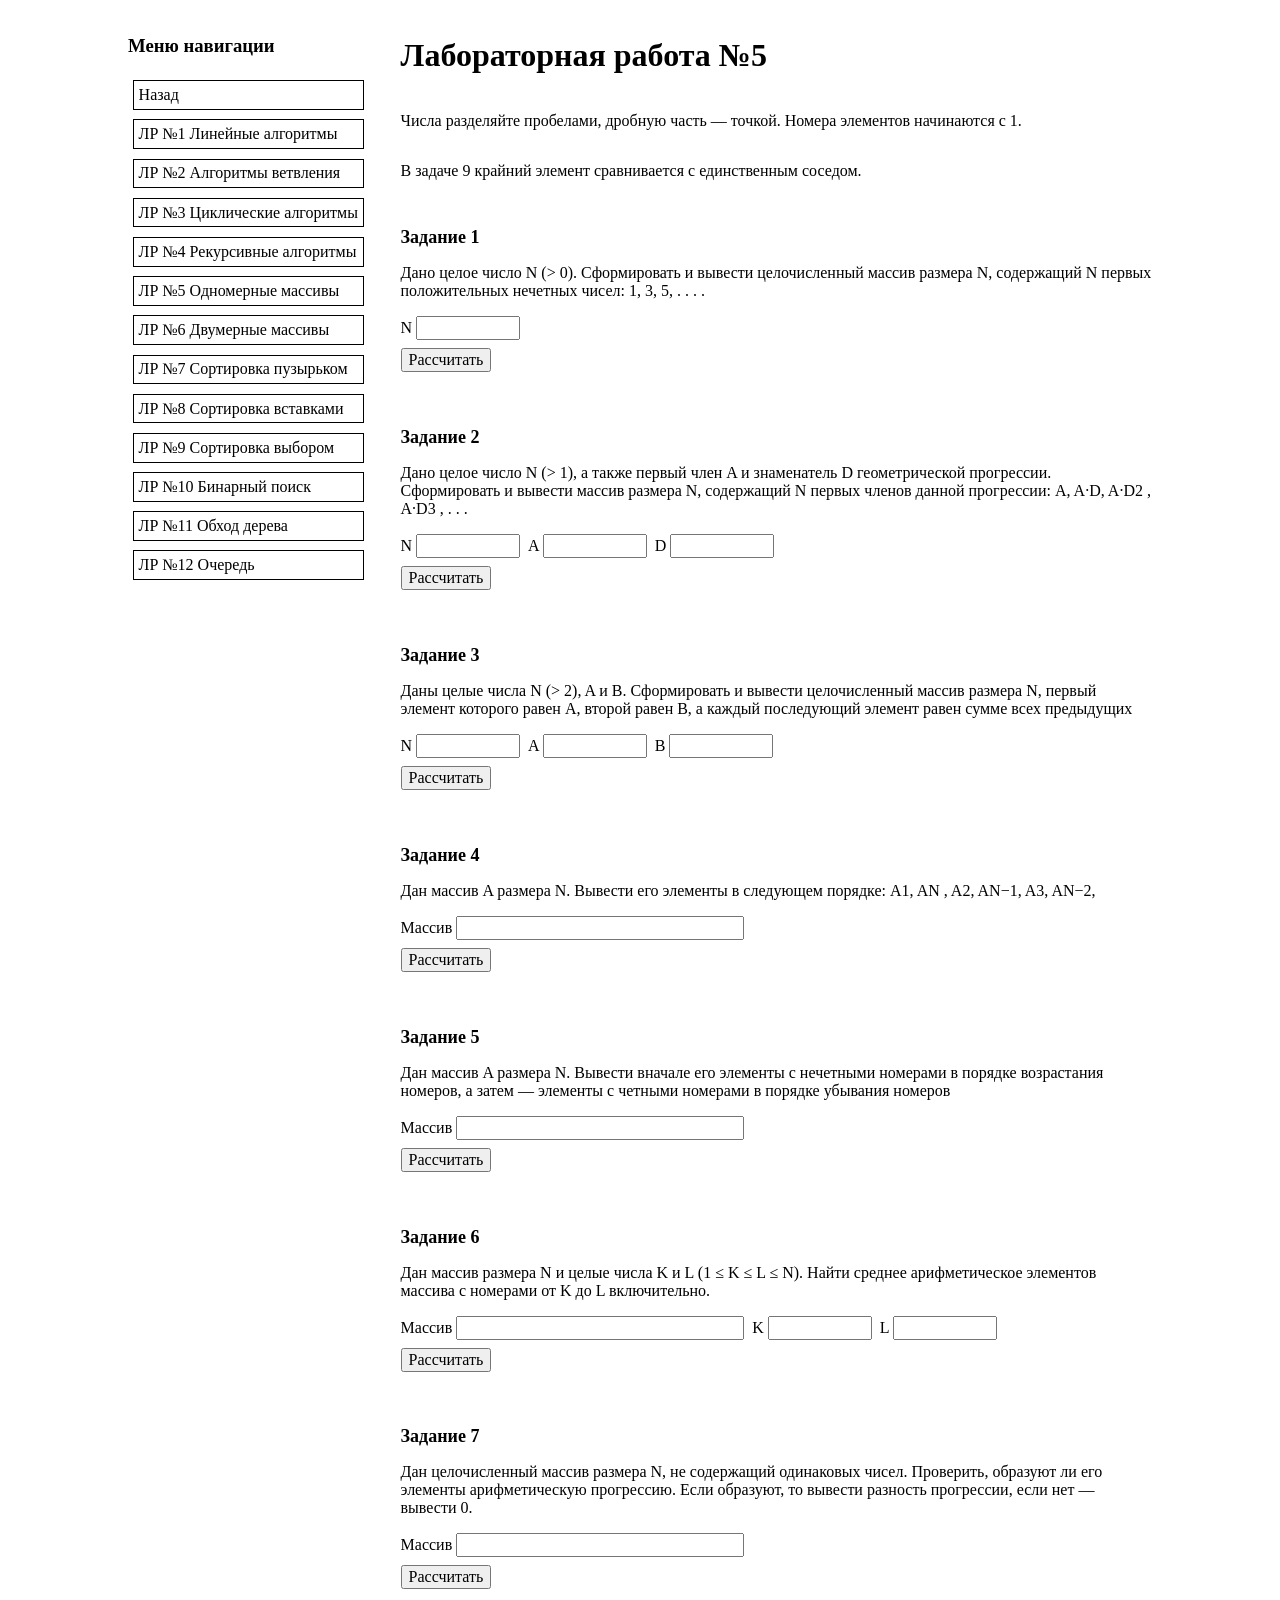
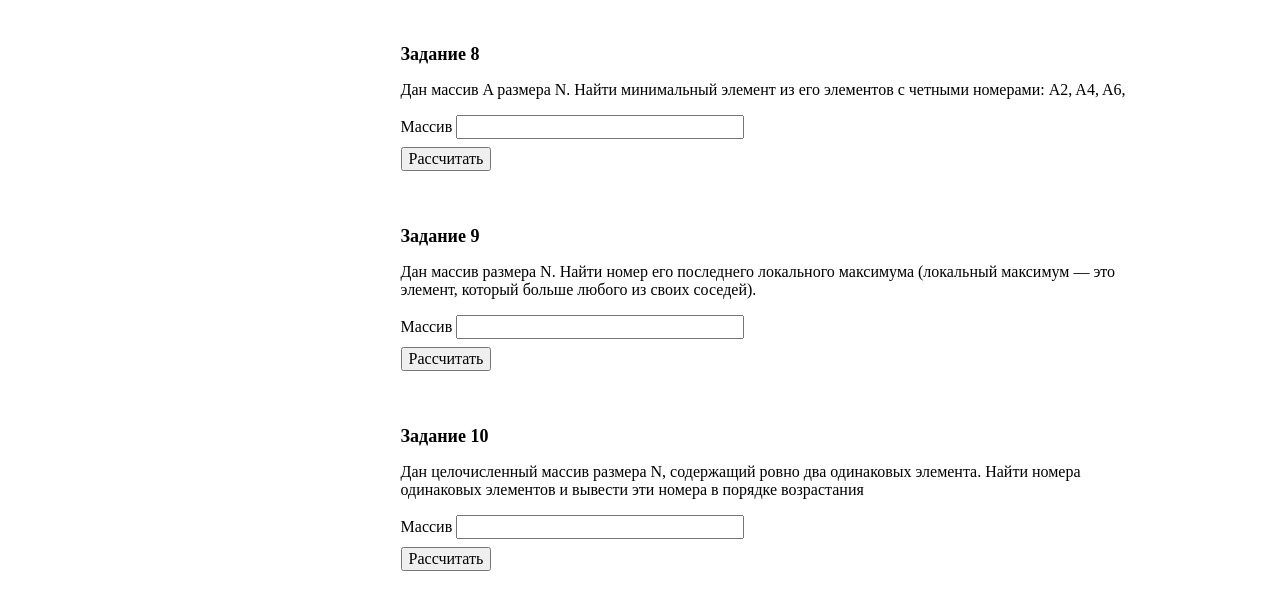
<file: L5.html>
<!doctype html>
<html lang="ru">
<head>
  <meta charset="UTF-8" />
  <meta name="viewport" content="width=device-width, initial-scale=1.0" />
  <link rel="stylesheet" href="./style.css" />
  <title>Лабораторная работа №5</title>
</head>
<body class="page lab-page">
<aside class="aside"><h3>Меню навигации</h3><nav class="navbar" aria-label="Лабораторные работы">
<a href="./index.html" class="linkLab">Назад</a>
<a href="./L1.html" class="linkLab">ЛР №1 Линейные алгоритмы</a>
<a href="./L2.html" class="linkLab">ЛР №2 Алгоритмы ветвления</a>
<a href="./L3.html" class="linkLab">ЛР №3 Циклические алгоритмы</a>
<a href="./L4.html" class="linkLab">ЛР №4 Рекурсивные алгоритмы</a>
<a href="./L5.html" class="linkLab" aria-current="page">ЛР №5 Одномерные массивы</a>
<a href="./L6.html" class="linkLab">ЛР №6 Двумерные массивы</a>
<a href="./L7.html" class="linkLab">ЛР №7 Сортировка пузырьком</a>
<a href="./L8.html" class="linkLab">ЛР №8 Сортировка вставками</a>
<a href="./L9.html" class="linkLab">ЛР №9 Сортировка выбором</a>
<a href="./L10.html" class="linkLab">ЛР №10 Бинарный поиск</a>
<a href="./L11.html" class="linkLab">ЛР №11 Обход дерева</a>
<a href="./L12.html" class="linkLab">ЛР №12 Очередь</a></nav></aside>
<main class="main">
<h1>Лабораторная работа №5</h1>
<p>Числа разделяйте пробелами, дробную часть — точкой. Номера элементов начинаются с 1.</p><p>В задаче 9 крайний элемент сравнивается с единственным соседом.</p><div class="lab-tasks">
<form class="lab-task" data-task="1" aria-labelledby="task-1">
<h2 id="task-1">Задание 1</h2>
<p>Дано целое число N (&gt; 0). Сформировать и вывести целочисленный массив размера N, содержащий N первых положительных нечетных чисел: 1, 3, 5, . . . .</p>
<div class="lab-inputs"><label>N <input type="number" min="1" step="1" required /></label></div>
<button type="submit">Рассчитать</button>
<output></output>
</form>
<form class="lab-task" data-task="2" aria-labelledby="task-2">
<h2 id="task-2">Задание 2</h2>
<p>Дано целое число N (&gt; 1), а также первый член A и знаменатель D геометрической прогрессии. Сформировать и вывести массив размера N, содержащий N первых членов данной прогрессии: A, A·D, A·D2 , A·D3 , . . .</p>
<div class="lab-inputs"><label>N <input type="number" min="2" step="1" required /></label><label>A <input type="number" step="any" required /></label><label>D <input type="number" step="any" required /></label></div>
<button type="submit">Рассчитать</button>
<output></output>
</form>
<form class="lab-task" data-task="3" aria-labelledby="task-3">
<h2 id="task-3">Задание 3</h2>
<p>Даны целые числа N (&gt; 2), A и B. Сформировать и вывести целочисленный массив размера N, первый элемент которого равен A, второй равен B, а каждый последующий элемент равен сумме всех предыдущих</p>
<div class="lab-inputs"><label>N <input type="number" min="3" step="1" required /></label><label>A <input type="number" step="1" required /></label><label>B <input type="number" step="1" required /></label></div>
<button type="submit">Рассчитать</button>
<output></output>
</form>
<form class="lab-task" data-task="4" aria-labelledby="task-4">
<h2 id="task-4">Задание 4</h2>
<p>Дан массив A размера N. Вывести его элементы в следующем порядке: A1, AN , A2, AN−1, A3, AN−2,</p>
<div class="lab-inputs"><label>Массив <input type="text"  required /></label></div>
<button type="submit">Рассчитать</button>
<output></output>
</form>
<form class="lab-task" data-task="5" aria-labelledby="task-5">
<h2 id="task-5">Задание 5</h2>
<p>Дан массив A размера N. Вывести вначале его элементы с нечетными номерами в порядке возрастания номеров, а затем — элементы с четными номерами в порядке убывания номеров</p>
<div class="lab-inputs"><label>Массив <input type="text"  required /></label></div>
<button type="submit">Рассчитать</button>
<output></output>
</form>
<form class="lab-task" data-task="6" aria-labelledby="task-6">
<h2 id="task-6">Задание 6</h2>
<p>Дан массив размера N и целые числа K и L (1 ≤ K ≤ L ≤ N). Найти среднее арифметическое элементов массива с номерами от K до L включительно.</p>
<div class="lab-inputs"><label>Массив <input type="text"  required /></label><label>K <input type="number" min="1" step="1" required /></label><label>L <input type="number" min="1" step="1" required /></label></div>
<button type="submit">Рассчитать</button>
<output></output>
</form>
<form class="lab-task" data-task="7" aria-labelledby="task-7">
<h2 id="task-7">Задание 7</h2>
<p>Дан целочисленный массив размера N, не содержащий одинаковых чисел. Проверить, образуют ли его элементы арифметическую прогрессию. Если образуют, то вывести разность прогрессии, если нет — вывести 0.</p>
<div class="lab-inputs"><label>Массив <input type="text"  required /></label></div>
<button type="submit">Рассчитать</button>
<output></output>
</form>
<form class="lab-task" data-task="8" aria-labelledby="task-8">
<h2 id="task-8">Задание 8</h2>
<p>Дан массив A размера N. Найти минимальный элемент из его элементов с четными номерами: A2, A4, A6,</p>
<div class="lab-inputs"><label>Массив <input type="text"  required /></label></div>
<button type="submit">Рассчитать</button>
<output></output>
</form>
<form class="lab-task" data-task="9" aria-labelledby="task-9">
<h2 id="task-9">Задание 9</h2>
<p>Дан массив размера N. Найти номер его последнего локального максимума (локальный максимум — это элемент, который больше любого из своих соседей).</p>
<div class="lab-inputs"><label>Массив <input type="text"  required /></label></div>
<button type="submit">Рассчитать</button>
<output></output>
</form>
<form class="lab-task" data-task="10" aria-labelledby="task-10">
<h2 id="task-10">Задание 10</h2>
<p>Дан целочисленный массив размера N, содержащий ровно два одинаковых элемента. Найти номера одинаковых элементов и вывести эти номера в порядке возрастания</p>
<div class="lab-inputs"><label>Массив <input type="text"  required /></label></div>
<button type="submit">Рассчитать</button>
<output></output>
</form></div>
</main>
<script src="./L5.js"></script>
</body>
</html>
</file>
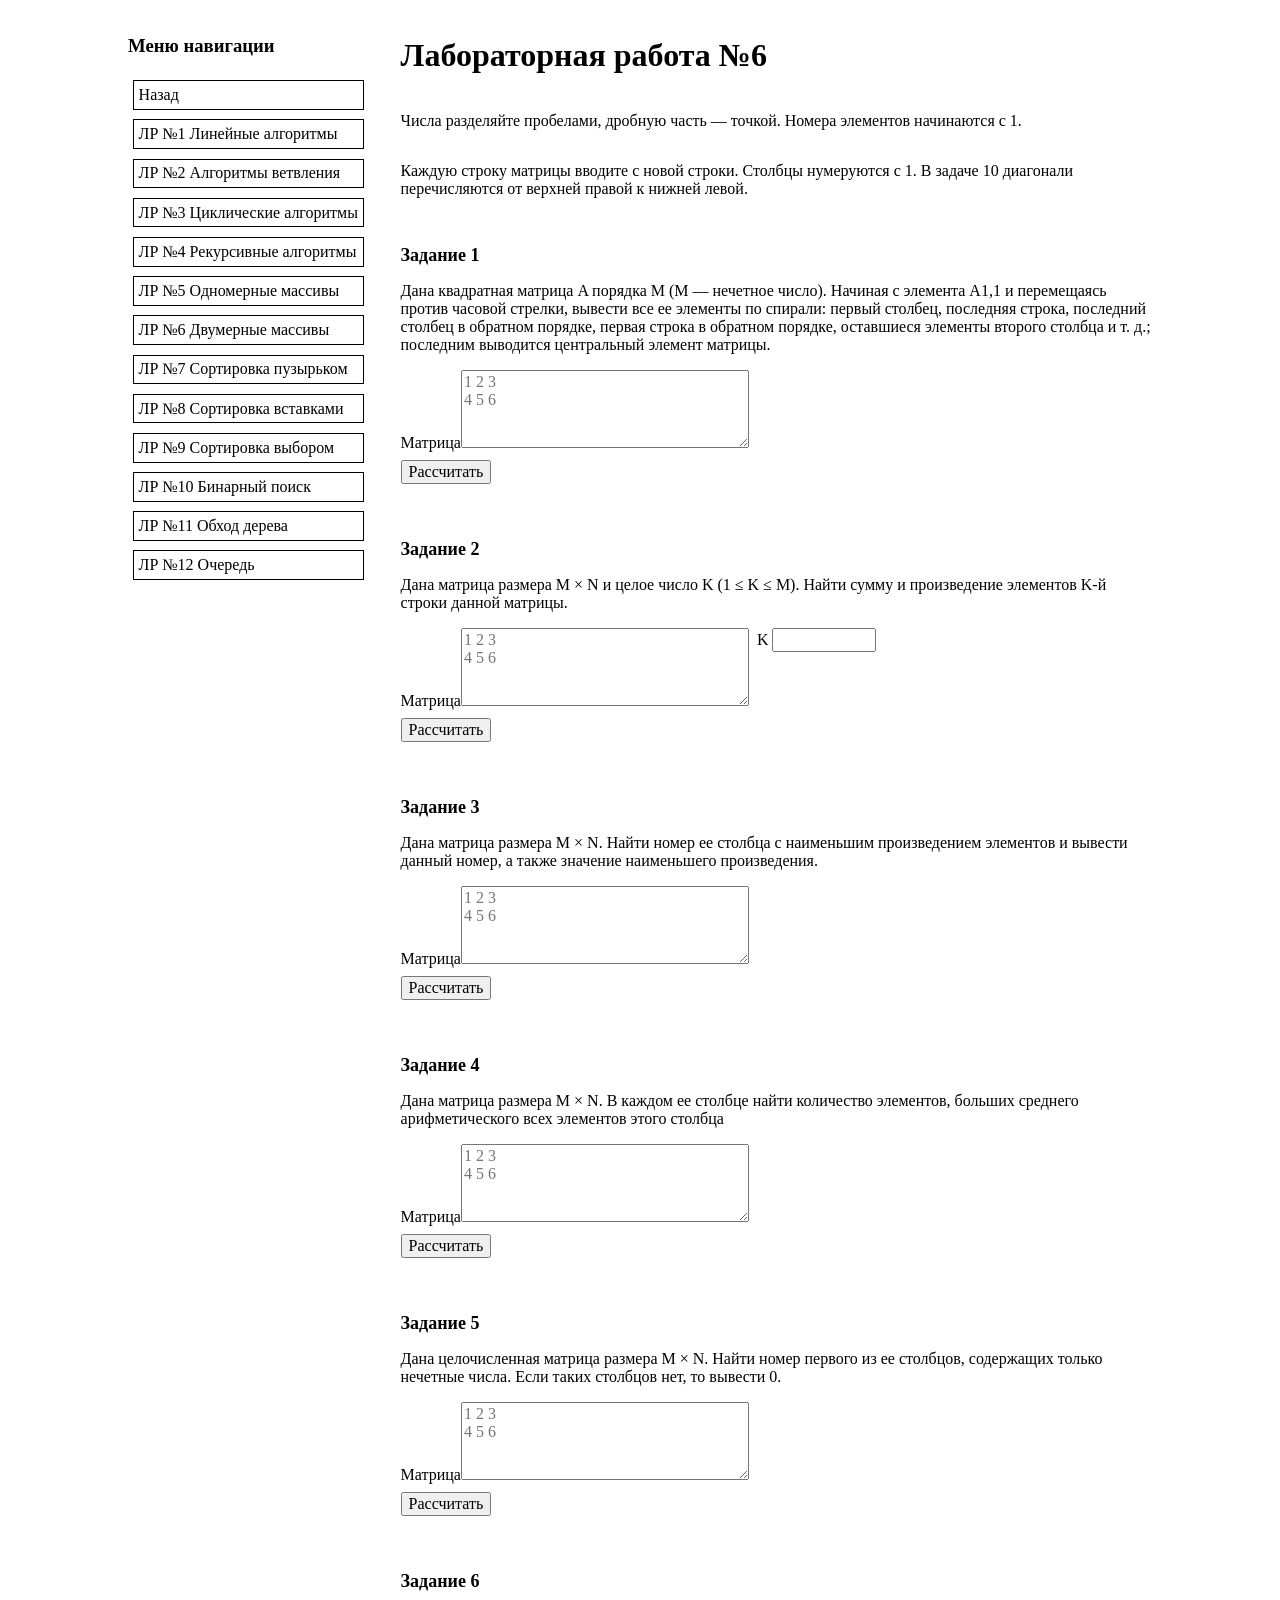
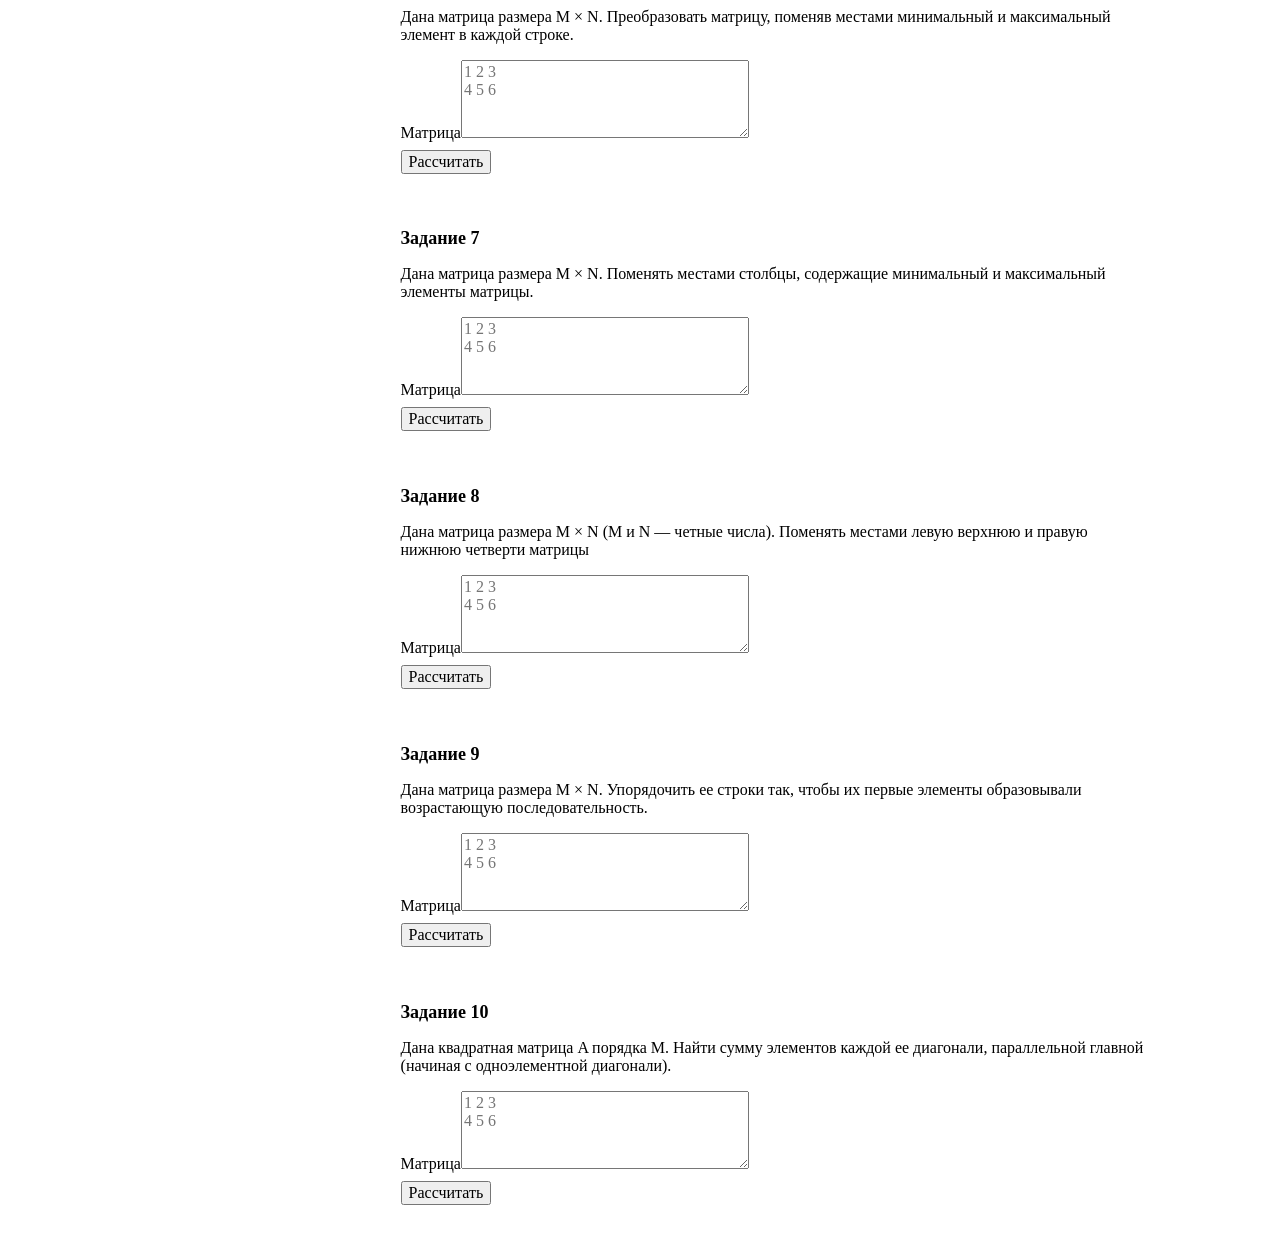
<file: L6.html>
<!doctype html>
<html lang="ru">
<head>
  <meta charset="UTF-8" />
  <meta name="viewport" content="width=device-width, initial-scale=1.0" />
  <link rel="stylesheet" href="./style.css" />
  <title>Лабораторная работа №6</title>
</head>
<body class="page lab-page">
<aside class="aside"><h3>Меню навигации</h3><nav class="navbar" aria-label="Лабораторные работы">
<a href="./index.html" class="linkLab">Назад</a>
<a href="./L1.html" class="linkLab">ЛР №1 Линейные алгоритмы</a>
<a href="./L2.html" class="linkLab">ЛР №2 Алгоритмы ветвления</a>
<a href="./L3.html" class="linkLab">ЛР №3 Циклические алгоритмы</a>
<a href="./L4.html" class="linkLab">ЛР №4 Рекурсивные алгоритмы</a>
<a href="./L5.html" class="linkLab">ЛР №5 Одномерные массивы</a>
<a href="./L6.html" class="linkLab" aria-current="page">ЛР №6 Двумерные массивы</a>
<a href="./L7.html" class="linkLab">ЛР №7 Сортировка пузырьком</a>
<a href="./L8.html" class="linkLab">ЛР №8 Сортировка вставками</a>
<a href="./L9.html" class="linkLab">ЛР №9 Сортировка выбором</a>
<a href="./L10.html" class="linkLab">ЛР №10 Бинарный поиск</a>
<a href="./L11.html" class="linkLab">ЛР №11 Обход дерева</a>
<a href="./L12.html" class="linkLab">ЛР №12 Очередь</a></nav></aside>
<main class="main">
<h1>Лабораторная работа №6</h1>
<p>Числа разделяйте пробелами, дробную часть — точкой. Номера элементов начинаются с 1.</p><p>Каждую строку матрицы вводите с новой строки. Столбцы нумеруются с 1. В задаче 10 диагонали перечисляются от верхней правой к нижней левой.</p><div class="lab-tasks">
<form class="lab-task" data-task="1" aria-labelledby="task-1">
<h2 id="task-1">Задание 1</h2>
<p>Дана квадратная матрица A порядка M (M — нечетное число). Начиная с элемента A1,1 и перемещаясь против часовой стрелки, вывести все ее элементы по спирали: первый столбец, последняя строка, последний столбец в обратном порядке, первая строка в обратном порядке, оставшиеся элементы второго столбца и т. д.; последним выводится центральный элемент матрицы.</p>
<div class="lab-inputs"><label>Матрица<textarea rows="4" required placeholder="1 2 3&#10;4 5 6"></textarea></label></div>
<button type="submit">Рассчитать</button>
<output></output>
</form>
<form class="lab-task" data-task="2" aria-labelledby="task-2">
<h2 id="task-2">Задание 2</h2>
<p>Дана матрица размера M × N и целое число K (1 ≤ K ≤ M). Найти сумму и произведение элементов K-й строки данной матрицы.</p>
<div class="lab-inputs"><label>Матрица<textarea rows="4" required placeholder="1 2 3&#10;4 5 6"></textarea></label><label>K <input type="number" min="1" step="1" required /></label></div>
<button type="submit">Рассчитать</button>
<output></output>
</form>
<form class="lab-task" data-task="3" aria-labelledby="task-3">
<h2 id="task-3">Задание 3</h2>
<p>Дана матрица размера M × N. Найти номер ее столбца с наименьшим произведением элементов и вывести данный номер, а также значение наименьшего произведения.</p>
<div class="lab-inputs"><label>Матрица<textarea rows="4" required placeholder="1 2 3&#10;4 5 6"></textarea></label></div>
<button type="submit">Рассчитать</button>
<output></output>
</form>
<form class="lab-task" data-task="4" aria-labelledby="task-4">
<h2 id="task-4">Задание 4</h2>
<p>Дана матрица размера M × N. В каждом ее столбце найти количество элементов, больших среднего арифметического всех элементов этого столбца</p>
<div class="lab-inputs"><label>Матрица<textarea rows="4" required placeholder="1 2 3&#10;4 5 6"></textarea></label></div>
<button type="submit">Рассчитать</button>
<output></output>
</form>
<form class="lab-task" data-task="5" aria-labelledby="task-5">
<h2 id="task-5">Задание 5</h2>
<p>Дана целочисленная матрица размера M × N. Найти номер первого из ее столбцов, содержащих только нечетные числа. Если таких столбцов нет, то вывести 0.</p>
<div class="lab-inputs"><label>Матрица<textarea rows="4" required placeholder="1 2 3&#10;4 5 6"></textarea></label></div>
<button type="submit">Рассчитать</button>
<output></output>
</form>
<form class="lab-task" data-task="6" aria-labelledby="task-6">
<h2 id="task-6">Задание 6</h2>
<p>Дана матрица размера M × N. Преобразовать матрицу, поменяв местами минимальный и максимальный элемент в каждой строке.</p>
<div class="lab-inputs"><label>Матрица<textarea rows="4" required placeholder="1 2 3&#10;4 5 6"></textarea></label></div>
<button type="submit">Рассчитать</button>
<output></output>
</form>
<form class="lab-task" data-task="7" aria-labelledby="task-7">
<h2 id="task-7">Задание 7</h2>
<p>Дана матрица размера M × N. Поменять местами столбцы, содержащие минимальный и максимальный элементы матрицы.</p>
<div class="lab-inputs"><label>Матрица<textarea rows="4" required placeholder="1 2 3&#10;4 5 6"></textarea></label></div>
<button type="submit">Рассчитать</button>
<output></output>
</form>
<form class="lab-task" data-task="8" aria-labelledby="task-8">
<h2 id="task-8">Задание 8</h2>
<p>Дана матрица размера M × N (M и N — четные числа). Поменять местами левую верхнюю и правую нижнюю четверти матрицы</p>
<div class="lab-inputs"><label>Матрица<textarea rows="4" required placeholder="1 2 3&#10;4 5 6"></textarea></label></div>
<button type="submit">Рассчитать</button>
<output></output>
</form>
<form class="lab-task" data-task="9" aria-labelledby="task-9">
<h2 id="task-9">Задание 9</h2>
<p>Дана матрица размера M × N. Упорядочить ее строки так, чтобы их первые элементы образовывали возрастающую последовательность.</p>
<div class="lab-inputs"><label>Матрица<textarea rows="4" required placeholder="1 2 3&#10;4 5 6"></textarea></label></div>
<button type="submit">Рассчитать</button>
<output></output>
</form>
<form class="lab-task" data-task="10" aria-labelledby="task-10">
<h2 id="task-10">Задание 10</h2>
<p>Дана квадратная матрица A порядка M. Найти сумму элементов каждой ее диагонали, параллельной главной (начиная с одноэлементной диагонали).</p>
<div class="lab-inputs"><label>Матрица<textarea rows="4" required placeholder="1 2 3&#10;4 5 6"></textarea></label></div>
<button type="submit">Рассчитать</button>
<output></output>
</form></div>
</main>
<script src="./L6.js"></script>
</body>
</html>
</file>
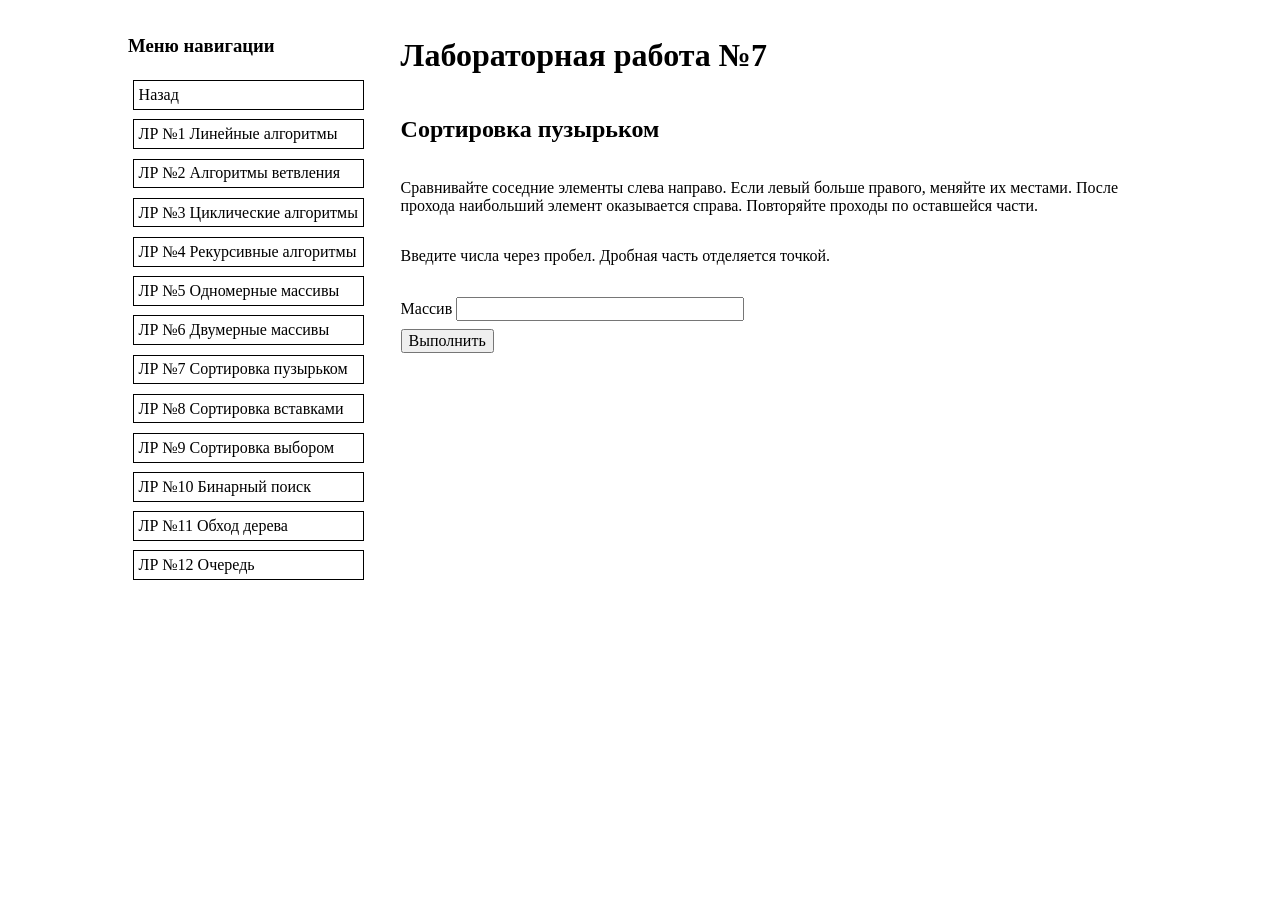
<file: L7.html>
<!doctype html>
<html lang="ru">
<head>
  <meta charset="UTF-8" />
  <meta name="viewport" content="width=device-width, initial-scale=1.0" />
  <link rel="stylesheet" href="./style.css" />
  <title>Лабораторная работа №7</title>
</head>
<body class="page lab-page">
<aside class="aside"><h3>Меню навигации</h3><nav class="navbar" aria-label="Лабораторные работы">
<a href="./index.html" class="linkLab">Назад</a>
<a href="./L1.html" class="linkLab">ЛР №1 Линейные алгоритмы</a>
<a href="./L2.html" class="linkLab">ЛР №2 Алгоритмы ветвления</a>
<a href="./L3.html" class="linkLab">ЛР №3 Циклические алгоритмы</a>
<a href="./L4.html" class="linkLab">ЛР №4 Рекурсивные алгоритмы</a>
<a href="./L5.html" class="linkLab">ЛР №5 Одномерные массивы</a>
<a href="./L6.html" class="linkLab">ЛР №6 Двумерные массивы</a>
<a href="./L7.html" class="linkLab" aria-current="page">ЛР №7 Сортировка пузырьком</a>
<a href="./L8.html" class="linkLab">ЛР №8 Сортировка вставками</a>
<a href="./L9.html" class="linkLab">ЛР №9 Сортировка выбором</a>
<a href="./L10.html" class="linkLab">ЛР №10 Бинарный поиск</a>
<a href="./L11.html" class="linkLab">ЛР №11 Обход дерева</a>
<a href="./L12.html" class="linkLab">ЛР №12 Очередь</a></nav></aside>
<main class="main">
<h1>Лабораторная работа №7</h1>
<h2>Сортировка пузырьком</h2><p>Сравнивайте соседние элементы слева направо. Если левый больше правого, меняйте их местами. После прохода наибольший элемент оказывается справа. Повторяйте проходы по оставшейся части.</p><p>Введите числа через пробел. Дробная часть отделяется точкой.</p><form id="algorithm" class="lab-task"><div class="lab-inputs"><label>Массив <input type="text"  required /></label></div><button>Выполнить</button></form><p id="result" role="status"></p><div id="steps" aria-label="Шаги алгоритма"></div>
</main>
<script src="./L7.js"></script>
</body>
</html>
</file>
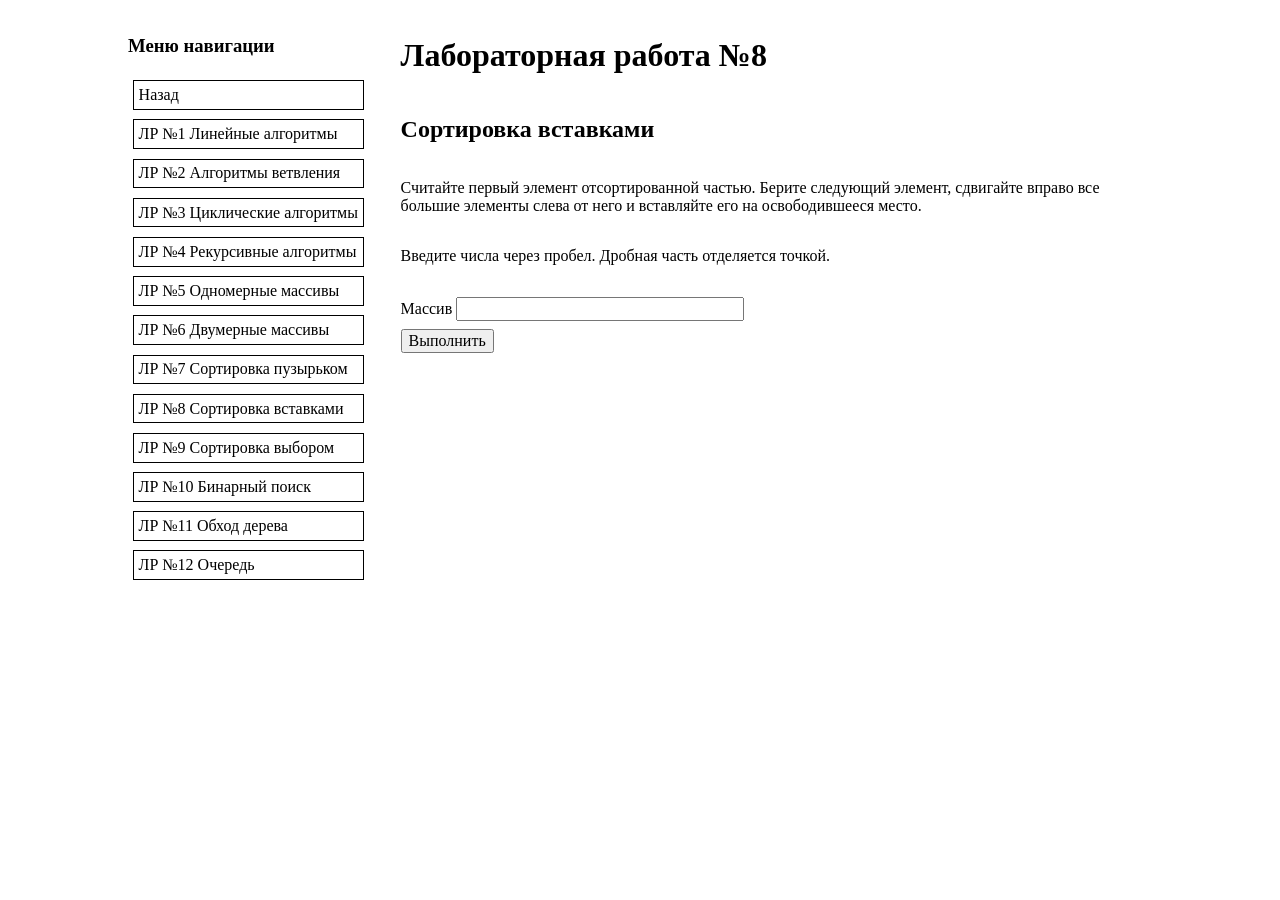
<file: L8.html>
<!doctype html>
<html lang="ru">
<head>
  <meta charset="UTF-8" />
  <meta name="viewport" content="width=device-width, initial-scale=1.0" />
  <link rel="stylesheet" href="./style.css" />
  <title>Лабораторная работа №8</title>
</head>
<body class="page lab-page">
<aside class="aside"><h3>Меню навигации</h3><nav class="navbar" aria-label="Лабораторные работы">
<a href="./index.html" class="linkLab">Назад</a>
<a href="./L1.html" class="linkLab">ЛР №1 Линейные алгоритмы</a>
<a href="./L2.html" class="linkLab">ЛР №2 Алгоритмы ветвления</a>
<a href="./L3.html" class="linkLab">ЛР №3 Циклические алгоритмы</a>
<a href="./L4.html" class="linkLab">ЛР №4 Рекурсивные алгоритмы</a>
<a href="./L5.html" class="linkLab">ЛР №5 Одномерные массивы</a>
<a href="./L6.html" class="linkLab">ЛР №6 Двумерные массивы</a>
<a href="./L7.html" class="linkLab">ЛР №7 Сортировка пузырьком</a>
<a href="./L8.html" class="linkLab" aria-current="page">ЛР №8 Сортировка вставками</a>
<a href="./L9.html" class="linkLab">ЛР №9 Сортировка выбором</a>
<a href="./L10.html" class="linkLab">ЛР №10 Бинарный поиск</a>
<a href="./L11.html" class="linkLab">ЛР №11 Обход дерева</a>
<a href="./L12.html" class="linkLab">ЛР №12 Очередь</a></nav></aside>
<main class="main">
<h1>Лабораторная работа №8</h1>
<h2>Сортировка вставками</h2><p>Считайте первый элемент отсортированной частью. Берите следующий элемент, сдвигайте вправо все большие элементы слева от него и вставляйте его на освободившееся место.</p><p>Введите числа через пробел. Дробная часть отделяется точкой.</p><form id="algorithm" class="lab-task"><div class="lab-inputs"><label>Массив <input type="text"  required /></label></div><button>Выполнить</button></form><p id="result" role="status"></p><div id="steps" aria-label="Шаги алгоритма"></div>
</main>
<script src="./L8.js"></script>
</body>
</html>
</file>
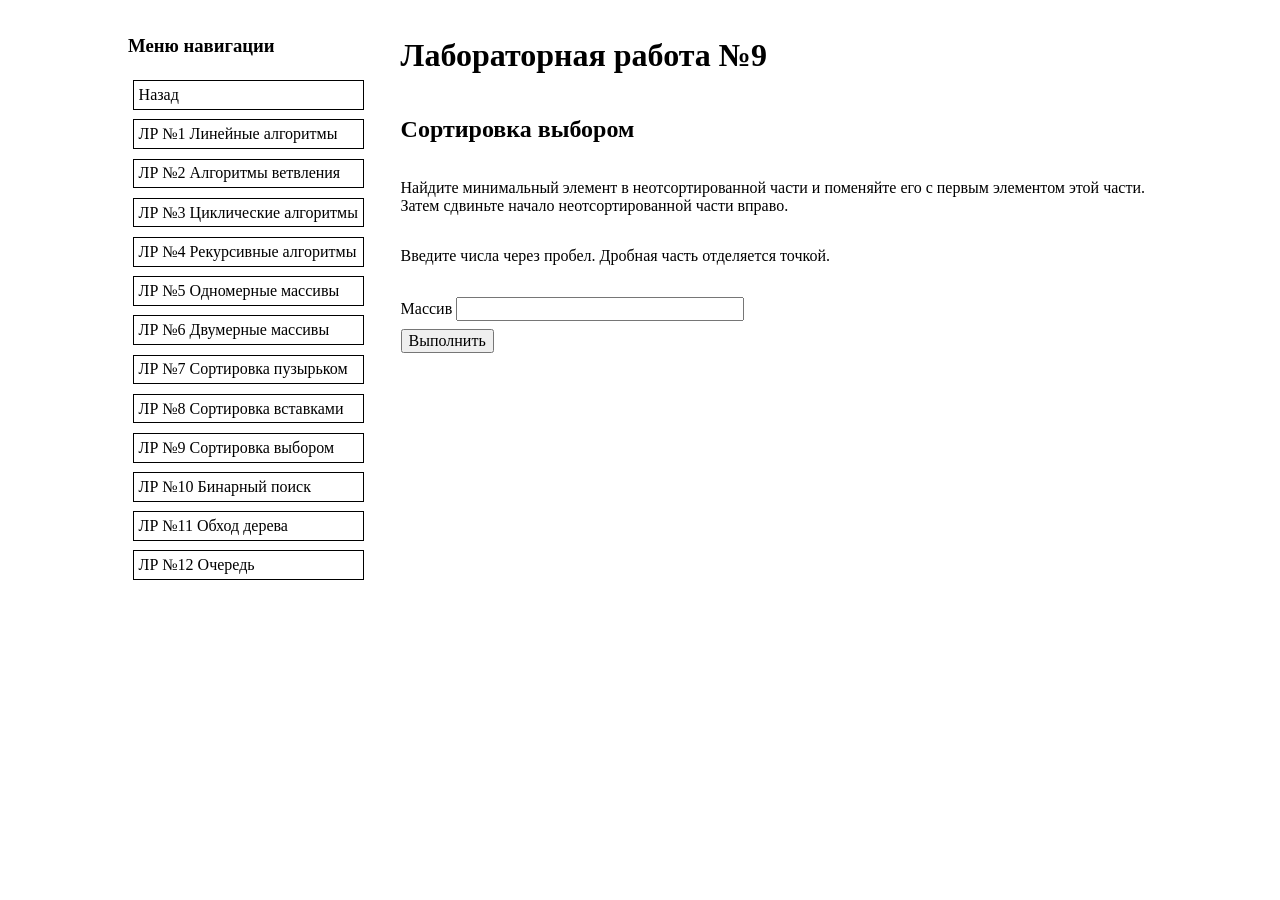
<file: L9.html>
<!doctype html>
<html lang="ru">
<head>
  <meta charset="UTF-8" />
  <meta name="viewport" content="width=device-width, initial-scale=1.0" />
  <link rel="stylesheet" href="./style.css" />
  <title>Лабораторная работа №9</title>
</head>
<body class="page lab-page">
<aside class="aside"><h3>Меню навигации</h3><nav class="navbar" aria-label="Лабораторные работы">
<a href="./index.html" class="linkLab">Назад</a>
<a href="./L1.html" class="linkLab">ЛР №1 Линейные алгоритмы</a>
<a href="./L2.html" class="linkLab">ЛР №2 Алгоритмы ветвления</a>
<a href="./L3.html" class="linkLab">ЛР №3 Циклические алгоритмы</a>
<a href="./L4.html" class="linkLab">ЛР №4 Рекурсивные алгоритмы</a>
<a href="./L5.html" class="linkLab">ЛР №5 Одномерные массивы</a>
<a href="./L6.html" class="linkLab">ЛР №6 Двумерные массивы</a>
<a href="./L7.html" class="linkLab">ЛР №7 Сортировка пузырьком</a>
<a href="./L8.html" class="linkLab">ЛР №8 Сортировка вставками</a>
<a href="./L9.html" class="linkLab" aria-current="page">ЛР №9 Сортировка выбором</a>
<a href="./L10.html" class="linkLab">ЛР №10 Бинарный поиск</a>
<a href="./L11.html" class="linkLab">ЛР №11 Обход дерева</a>
<a href="./L12.html" class="linkLab">ЛР №12 Очередь</a></nav></aside>
<main class="main">
<h1>Лабораторная работа №9</h1>
<h2>Сортировка выбором</h2><p>Найдите минимальный элемент в неотсортированной части и поменяйте его с первым элементом этой части. Затем сдвиньте начало неотсортированной части вправо.</p><p>Введите числа через пробел. Дробная часть отделяется точкой.</p><form id="algorithm" class="lab-task"><div class="lab-inputs"><label>Массив <input type="text"  required /></label></div><button>Выполнить</button></form><p id="result" role="status"></p><div id="steps" aria-label="Шаги алгоритма"></div>
</main>
<script src="./L9.js"></script>
</body>
</html>
</file>
<file: style.css>
.page {
  display: flex;
  flex-direction: row;

}

.main {
  display: flex;
  flex-direction: column;
  justify-content: center;
  padding: 2rem;
  width: 80%;
}

.aside {
  display: flex;
  flex-direction: column;
  padding: 10rem 1rem 0 3rem;

}

.navbar {
  display: flex;
  flex-direction: column;
  padding: 1rem;
}

.linkLab {
  padding: 0.3rem;
  margin: 0.3rem;
  color: black;
  text-decoration: none;
  border: 1px black solid;
}

.linkLab:hover {
  color: blue;
  border: 1px blue solid;
}

.lab-page {
  align-items: flex-start;
  gap: 2rem;
  max-width: 64rem;
  margin: auto;
  padding: 1rem;
}

.lab-page .aside,
.lab-page .navbar,
.lab-page .main {
  padding: 0;
}

.lab-page .main {
  flex: 1;
  min-width: 0;
  width: 100%;
}

.lab-task {
  padding: 1rem 0;
}

.lab-task h2 {
  font-size: 1.125rem;
}

.lab-inputs {
  display: flex;
  flex-wrap: wrap;
  gap: 0.5rem;
  margin-bottom: 0.5rem;
}

.lab-inputs input {
  width: 6rem;
}

.lab-task input,
.lab-task button {
  font: inherit;
}

.lab-task output {
  display: block;
  margin-top: 0.5rem;
  overflow-wrap: anywhere;
}

.lab-task .lab-error {
  color: #a02725;
}

.lab-task textarea,
.lab-task input[type="text"] {
  width: 18rem;
  max-width: 100%;
  box-sizing: border-box;
  font: inherit;
}

.lab-task output,
#result {
  white-space: pre-wrap;
  overflow-wrap: anywhere;
}

.sort-step {
  margin-bottom: 1rem;
}

.array-cell {
  display: inline-block;
  min-width: 2rem;
  padding: 0.25rem;
  margin: 0.1rem;
  border: 1px solid #aaa;
  text-align: center;
}

.array-cell.active {
  background: #eee;
  border-color: #222;
  font-weight: bold;
}

#steps,
#tree-view {
  max-height: 32rem;
  overflow: auto;
}

.lab-task .lab-steps {
  max-height: 18rem;
  overflow: auto;
  white-space: pre-line;
}
</file>
